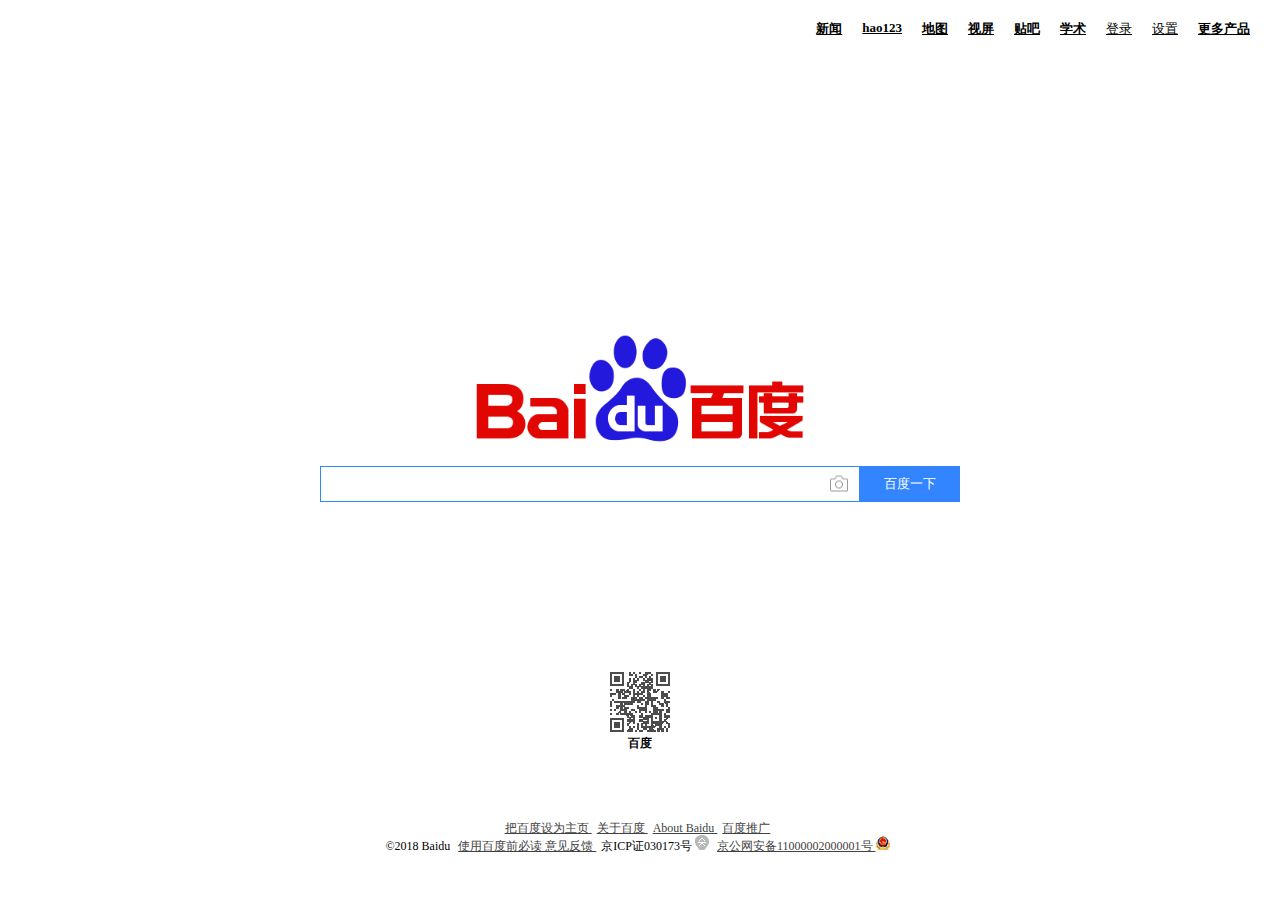
<file: baidu/index.html>
<html>
    <head>
        <meta charset="utf-8">
        <meta name="keywords" content="百度"> 
        <meta name="description" content="最大的搜索引擎"> 
        <title  >百度一下，你就知道</title>
        <link   rel="stylesheet"   href="css/index.css">
    </head>
    <body>
            <ul class="nav">
                <li ><a href=""> 新闻</a></li>
                <li > <a  href="">hao123</a></li>
                <li ><a  href=""> 地图</a></li>
                <li ><a  href=""> 视屏</a></li>
                <li ><a  href="">  贴吧</a></li>
                <li > <a  href=""> 学术</a></li>
                <li class="login"><a  href="">  登录</a></li>
                <li class="set"><a  href="">  设置</a></li>
                <li class="more" ><a  href=""> 更多产品</li> 
            </ul>
      

     <a href="#"  class="baidu-logo"  >
          <img src="images/bd_logo1.png" >
    </a> 
   <form  class="form-box" >
    <span></span> <input  type="text" class="shuru"><input value="百度一下" type="submit" class="tijiao">
   </form>

   <div class="two-d-code"><img src="images/zbios_efde696.png"><p><b>百度</b></p></div>
   <p> 
       <a href="">把百度设为主页  </a>
        <a href="">关于百度 </a>
        <a href=""> About  Baidu  </a>
      <a href="">  百度推广</a>
</p>
<p> 
        <span>©2018 Baidu  </span>
         <a href="" >使用百度前必读 意见反馈  </a>
         <span >京ICP证030173号 <i class="jc-ico1"></i>  </span>
       <a href="">  京公网安备11000002000001号 <i class="jc-ico2"></i> </a>
 </p>
    
</body>
</html>
</file>
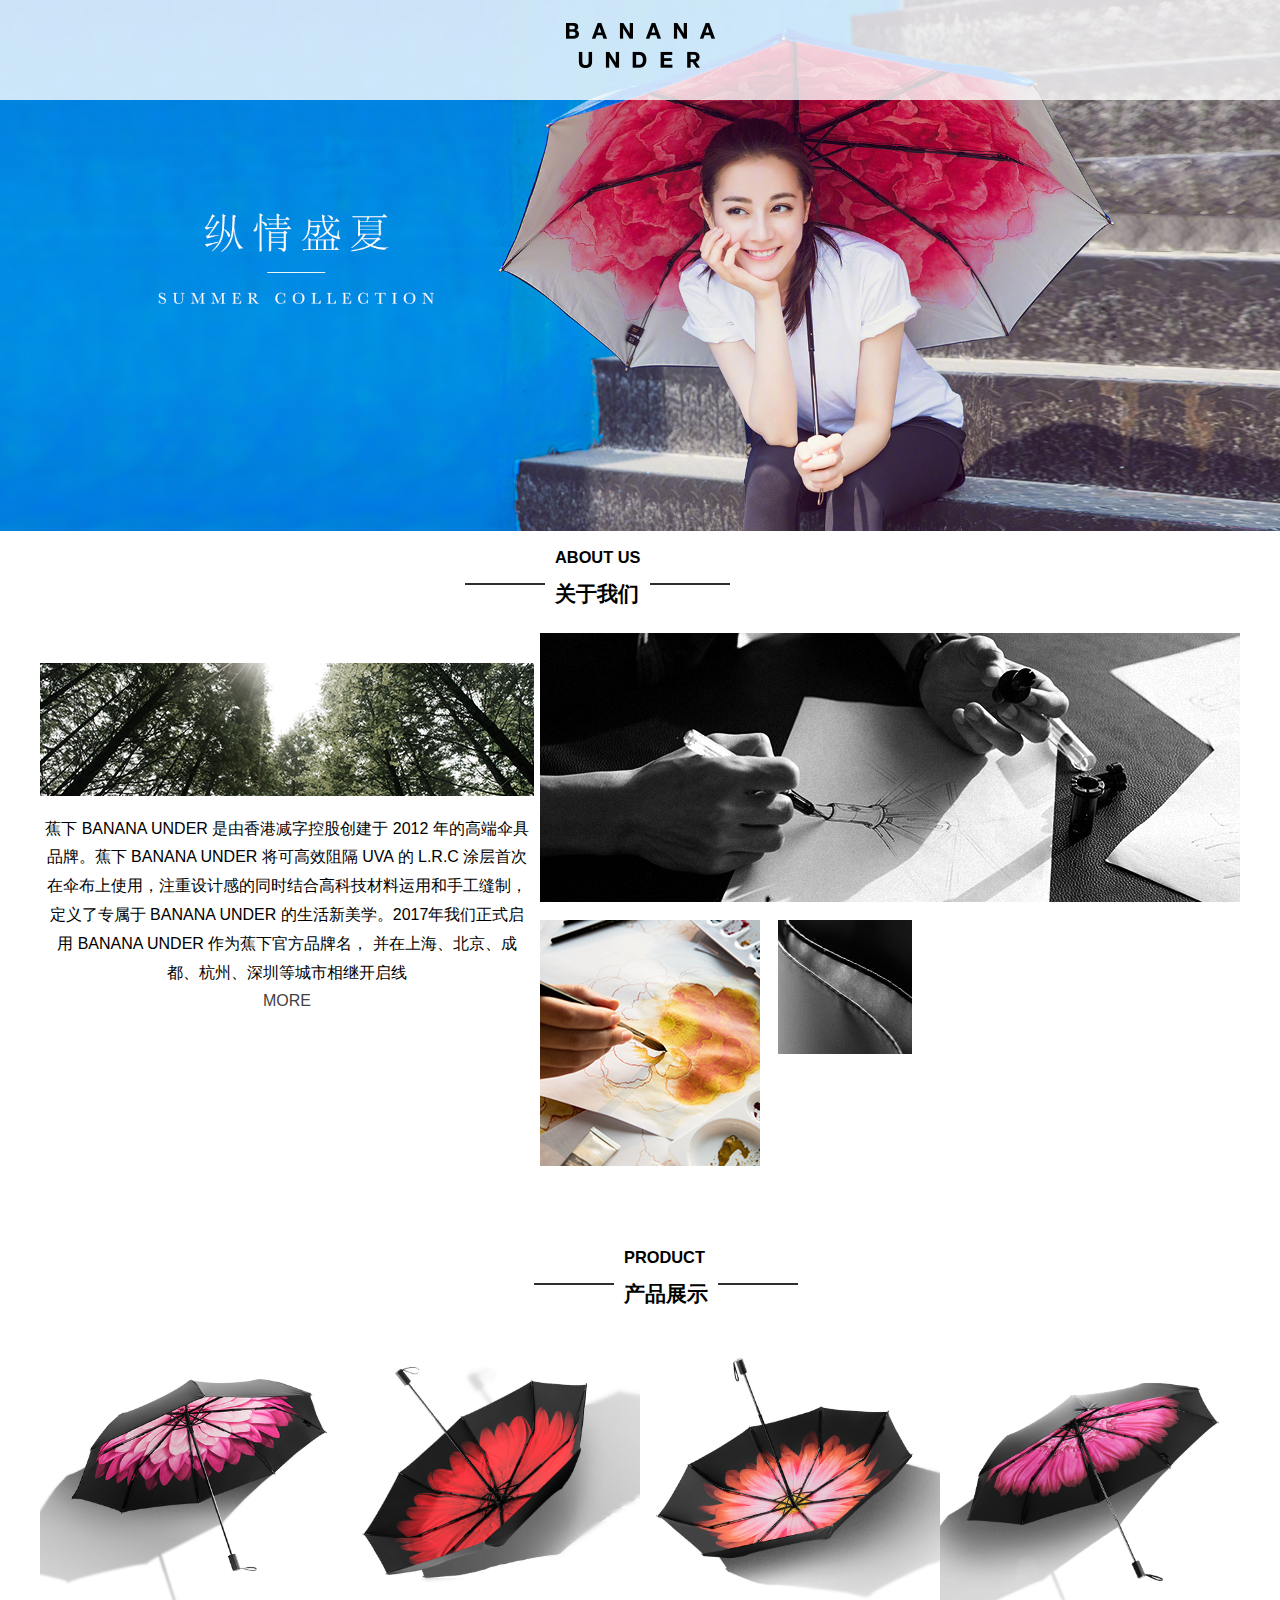
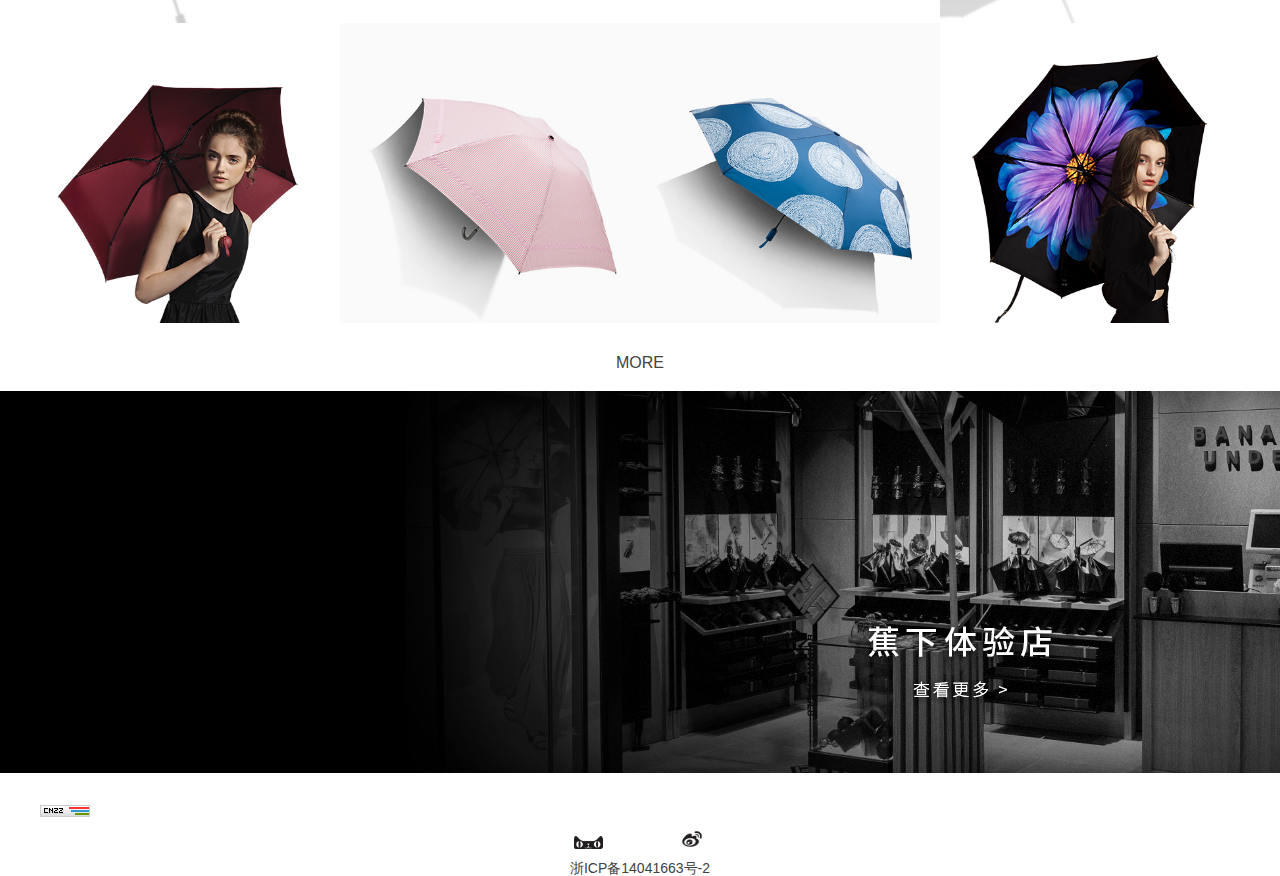
<file: www.bananaunder.com/index.html>
<!DOCTYPE HTML>
<head>
	<meta charset="utf-8">
	<meta name="keywords" content="雨伞，太阳伞" >
	<meta name="descripiton" content="雨伞，太阳伞，中国首家" >
	<title >蕉下-中国官方网站</title>
	<link   rel="stylesheet"   href="css/index.css">
	
</head>
<body>
     <!--header-->
	<header  >
			<div  class="container">
			<div class="header-menu">
				
			</div>
			<div class="header-logo">
			</div>
			</div>
		</header>
		<!--header END-->
	 <!--banner-->
	<div  class="banner ">
	    <a  alt="  ">  <img src="images/banner.jpg">
	         </a>
	</div>
	 <!--banner END-->
	

     <div class="aboutus container ">
		 	<div class="text-intr-title"> 
				 <div class="line-left"> </div>
				 <div class="text-item">
					 <h3>ABOUT US</h3>
					 <h2>关于我们</h2>
				 </div>
		  		<div class="line-right"> </div>
	        </div>
		    <div class="text-intr-img">  
			   <div class="text-intr-img-l"><a  ><img src="images/tree.jpg"></a></div>
			   <div class="text-intr-img-r" ><a  ><img src="images/tree1.png"></a></div>
			        <div class="text">
			        		<p> 蕉下 BANANA UNDER 是由香港减字控股创建于 
								2012 年的高端伞具品牌。蕉下 BANANA UNDER 将可高效阻隔 UVA 的 L.R.C 涂层首次在伞布上使用，注重设计感的同时结合高科技材料运用和手工缝制，定义了专属于 BANANA UNDER 的生活新美学。2017年我们正式启用 BANANA UNDER 作为蕉下官方品牌名，
								并在上海、北京、成都、杭州、深圳等城市相继开启线</p>
		                   <a href="#" ><span class="M-tips ">MORE</a></span>
			        <div>
		        </div>   
	        </div>
	  </div>

   
<div class="product  container ">
	 	<div class="text-intr-title"> 
			 <div class="line-left"> </div>
			 <div class="text-item">
				 <h3>PRODUCT</h3>
				 <h2>产品展示</h2>
			 </div>
	  		<div class="line-right"> </div>
        </div>

       <div class="pro-detail ">    
		<ul >
			<li class="item"> 
				<img src="images/1-1FQ11S05J47.jpg">
				<h3>black-蓝朵</h3>
				<div class="item-bg "><h3>black-蓝朵</h3></div>
			</li>
			<li class="item"> 
					<div><img src="images/1-1FQ11STL20.jpg"></div>
					<h3>black-蓝朵</h3>
			</li>
				<li class="item"> 
						<div><img src="images/1-1FQ11T9535W.jpg"></div>
						<h3>black-蓝朵</h3>
			</li>
		    <li class="item"> 
					<div><img src="images/1-1FQ11THb30.jpg"></div>
					<h3>black-蓝朵</h3>
			</li>
			<li class="item"> 
					<div><img src="images/1-1F4121A62D47.jpg"></div>
					<h3>black-蓝朵</h3>
				</li>
				<li class="item"> 
						<div><img src="images/1-1F4121A524D3.jpg"></div>
						<h3>black-蓝朵</h3>
				</li>
					<li class="item"> 
							<div><img src="images/1-1F4121AG5631.jpg"></div>
							<h3>black-蓝朵</h3>
				</li>
				<li class="item"> 
						<div><img src="images/1-1F412164953954.jpg"></div>
						<h3>black-蓝朵</h3>
				</li>
		</ul>
       <div class="more-btn"><a>MORE</a>
	   </div>

	  </div>
	  </div>
	</div>

	<footer>
		<a href=""><img src="images/black.jpg"></a>
		 <div class="container">
			<span class="zhanzhang"><a  href=""> <img src="images/pic.gif" ></a> </span>
			<p class="ico">
				<a   href=""><img src="images/1.png" width="100"></a> 
				<a  href=""><img src="images/3.png"  width="100"></a> 
			</p>
			<p><a href="">浙ICP备14041663号-2</a></p>
		</div>
	
	</footer>
</body>
</html>
</file>
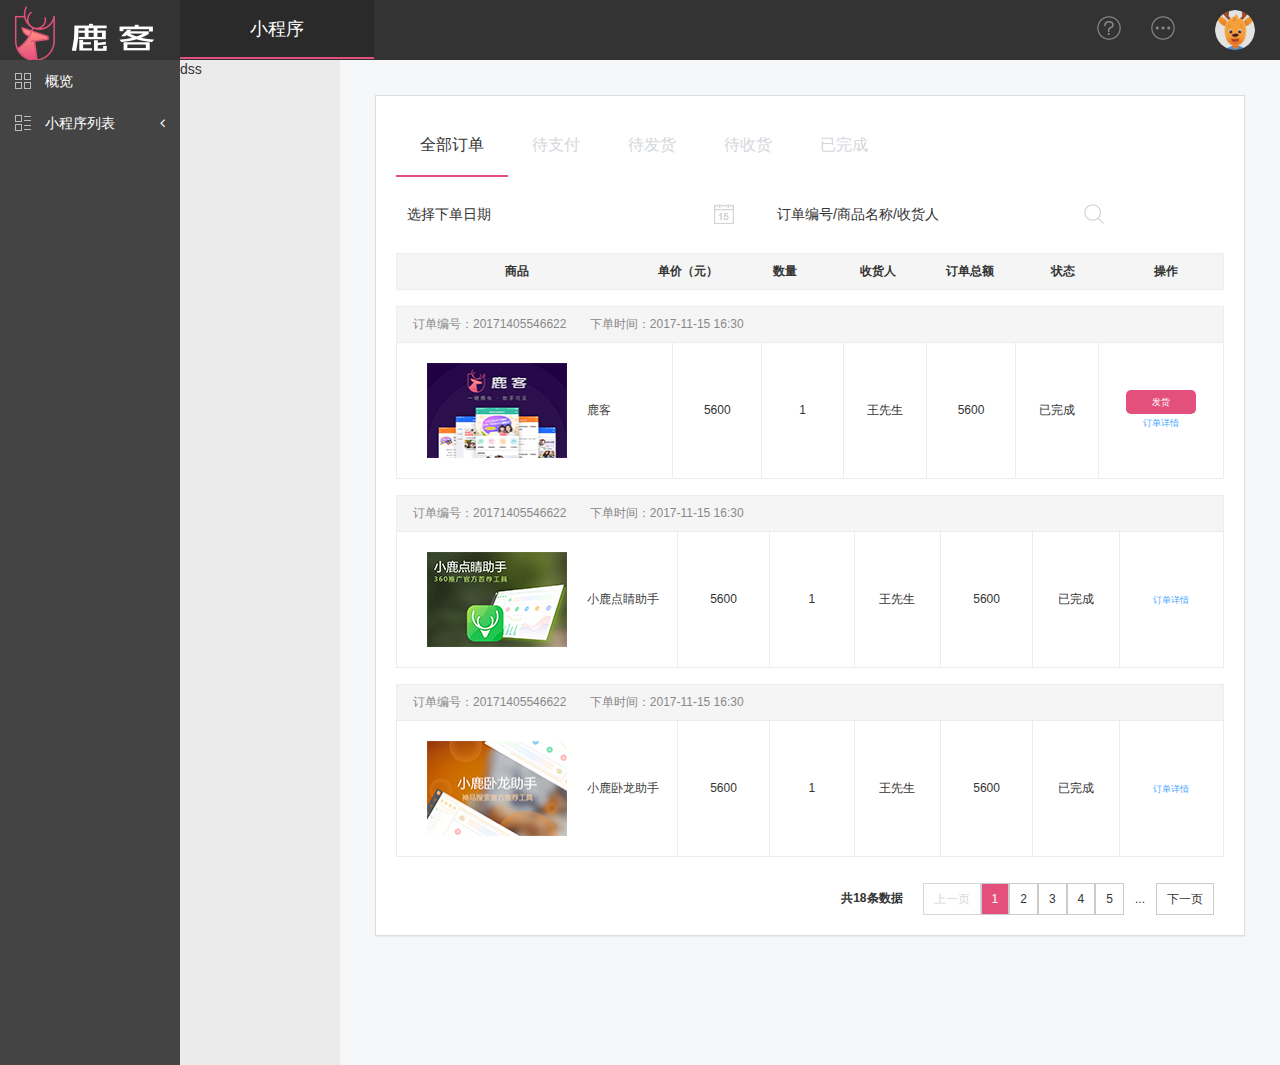
<file: look/产品管理 - 全部订单.html>
<!DOCTYPE html>
<html lang="en">
<head>
    <meta charset="UTF-8">
    <meta name="viewport" content="width=device-width, initial-scale=1.0">
    <meta http-equiv="X-UA-Compatible" content="ie=edge">
    <title>鹿客微信小程序</title>
    <link href="plugins/font-awesome/css/font-awesome.min.css" rel="stylesheet">
    <link href="plugins/bootstrap/css/bootstrap.min.css" rel="stylesheet">
    <link href="css/main.css?v=1.01.171218" rel="stylesheet">
  
</head>
<body>
    <div class="wrapper has-submenu">
        <header class="main-header"> 
            <!-- Logo --> 
            <div class="page-brand">
                <a class="logo" href="/">
                    <img src="images/logo.png" alt="鹿客">
                </a>
            </div>
            <!-- nav-->
            <div class="pull-left">
                <ul class=" nav-xl">
                    <li class="selected"><a href="#">小程序</a></li>
                </ul>
            </div>
            
            <div class="navbar-custom-menu pull-right">
                <ul class="nav navbar-nav">
                    <!-- Messages: style can be found in dropdown.less-->
                    <li class=""> 
                        <a href="#" class="">
                            <em class="icon24 icon24-header-help"></em>
                        </a>
                    </li>
                    <!-- Messages: style can be found in dropdown.less-->
                    <li class=""> 
                        <a href="#" class="">
                            <em class="icon24 icon24-header-message"></em>
                        </a>
                    </li>
                    <!-- User Account: style can be found in dropdown.less -->
                    <li class="dropdown dropdown-user">
                        <a href="#" class="dropdown-toggle" data-toggle="dropdown">
                            <img src="images/avator.png" class="user-image" alt="User Image">
                        </a>
                        <ul class="dropdown-menu dropdown-menu-right">
                            <li><a href="profile.html"><i class="ti-user"></i>Profile</a></li>
                            <li><a href="profile.html"><i class="ti-settings"></i>Settings</a></li>
                            <li><a href="javascript:;"><i class="ti-support"></i>Support</a></li>
                            <li class="divider"></li>
                            <li><a href="login.html"><i class="fa fa-power-off"></i>Logout</a></li>
                        </ul>
                    </li>
                </ul>
            </div>
        </header>



        <aside class="main-sidebar"> 
            <!-- sidebar: style can be found in sidebar.less -->
            <section class="sidebar">
                <ul class="nav side-menu ">
                    <li><a href="#"><i class="sidebar-item-icon sidebar-item-icon-dashboard"></i><span class="nav-label">概览</span></a></li>
                    <li>
                        <a href="javascript:;">
                            <i class="sidebar-item-icon sidebar-item-icon-list"></i>
                            <span class="nav-label">小程序列表</span>
                            <i class="fa fa-angle-left arrow"></i>
                        </a>
                        <ul class="nav nav-2-level collapse" aria-expanded="false">
                            <li><a href="#">Products board</a></li>
                            <li><a href="#">Products list</a></li>
                            <li><a href="#">Product edit</a></li>
                        </ul>
                    </li>

                </ul>
            </section>
        </aside>
        
        <aside class="sub-side">
            dss
        </aside>


        <div class="content-wrapper">
            <section class="page-content">
                <div class="panel panel-default">
                    <div class="panel-body">
                        <!-- 内容开始 -->
                        
                        <div class="table-orders">
                                <ul>
                                        <li  class="action">全部订单  </li>  
                                        <li  class="no-action">待支付  </li>
                                        <li class="no-action"> 待发货 </li>
                                        <li class="no-action"> 待收货  </li>
                                        <li class="no-action"> 已完成  </li>
                                </ul>
                                <div  class="search">
                                    <div> <input class="seach-d" type="text" value="选择下单日期"><img class="diary-ico"   src="images/diary.png"> </div>
                                    <div> <input type="text" value="订单编号/商品名称/收货人"><img class="search-ico" src="images/2.png"> </div>
                                </div>
                                <table  class="udo-t">     
                                   <thead>
                                      <tr>
                                         <th class="udo-prdname " style="text-align:center;">商品</th>
                                         <th class="udo-price  "  >单价（元）</th>
                                           <th  class="udo-count ">数量</th>
                                          <th  class="udo-user  ">收货人</th>
                                          <th class="udo-total  ">订单总额</th>
                                           <th class="udo-status  ">状态</th>
                                         <th  class="udo-operation  ">操作</th>
                                      </tr>
                                   </thead>
                                </table>
                                <table class="udo-des" >
                                     <thead>
                                           <tr><td  colspan="7"> 订单编号：<span>20171405546622</span>
                                             <span>下单时间：2017-11-15 16:30</span></td> </tr>                                    
                                      </thead>
                                     <tbody  >
                                        <tr>
                                            <td class="udo-prdname"><a href="#" ><div  ><img src="images/pro-luke.jpg" alt="鹿客"><span>鹿客</span></div></a></td>
                                            <td class="udo-price">5600</td>
                                            <td class="udo-count">1 </td>
                                            <td class="udo-user">王先生</td>
                                            <td class="udo-total">5600</td>
                                            <td class="udo-status">已完成</td>
                                            <td class="udo-operation"><p>发货<span></span></p><a href="#"><span>订单详情</span></a></td>
                                       </tr>
                                        </tbody>
                                 </table>
                                 <table class="udo-des" >
                                        <thead>
                                               <tr><td colspan="7"><span>订单编号：20171405546622</span>
                                                   <span>下单时间：2017-11-15 16:30</span></td> </tr>                                      
                                         </thead>
                                          <tbody  >
                                           <tr>
                                                <td class="udo-prdname" ><a href="#" ><div  ><img src="images/pro-dianjing.jpg" alt="小鹿点睛助手"><span>小鹿点睛助手</span></div></a></td>
                                                <td class="udo-price">5600</td>
                                                <td class="udo-count">1</td>
                                                <td class="udo-user">王先生</td>
                                                <td class="udo-total">5600</td>
                                                <td class="udo-status">已完成</td>
                                                <td class="udo-operation"><a href="#">订单详情</a></td>
                                           </tr>
                                           </tbody>
                                    </table>
                        
                        
                    
                                        <table class="udo-des" >
                                               <thead>
                                                      <tr><td colspan="7">订单编号：<span>20171405546622</span>
                                                          <span>下单时间：2017-11-15 16:30</span></td> </tr>                                      
                                                </thead>
                                                 <tbody  >
                                                    <tr>
                                                        <td class="udo-prdname"><a href="#" ><div  ><img src="images/pro-wolong.jpg" alt="小鹿卧龙助手"><span>小鹿卧龙助手</span></div></a></td>
                                                        <td class="udo-price">5600</td>
                                                        <td class="udo-count">1</td>
                                                        <td class="udo-user">王先生</td>
                                                        <td class="udo-total">5600</td>
                                                        <td class="udo-status">已完成</td>
                                                        <td class="udo-operation"><a href="#">订单详情</a></td>
                                                   </tr>
                                                  </tbody>
                                           </table>

                                           <div class="page-num">
                                               <div class="page-total "><span>共18条数据</span></div>
                                               <ul>
                                                   <li class="page-previous">上一页 </li>
                                                   <li class="page-item active">1</li>
                                                   <li class="page-item">2 </li>
                                                   <li class="page-item">3 </li>
                                                   <li class="page-item">4</li>
                                                   <li class="page-item">5 </li>
                                                   <li class="page-more">... </li>
                                                   <li class="page-next">下一页</li>
                                            </ul>
                                           </div>















                        
                        <!-- 内容结束 -->
                    </div>
                </div>

            </section>
        </div>



    </div>





<script src="plugins/jquery/jquery-1.12.4.min.js"></script>
<script src="plugins/bootstrap/js/bootstrap.min.js"></script>
<script src="plugins/bootstrap/js/bootstrap-hover-dropdown.min.js"></script>
<script src="plugins/layer/layer.js"></script>
<script src="js/core.js"></script>



</body>
</html>
</file>
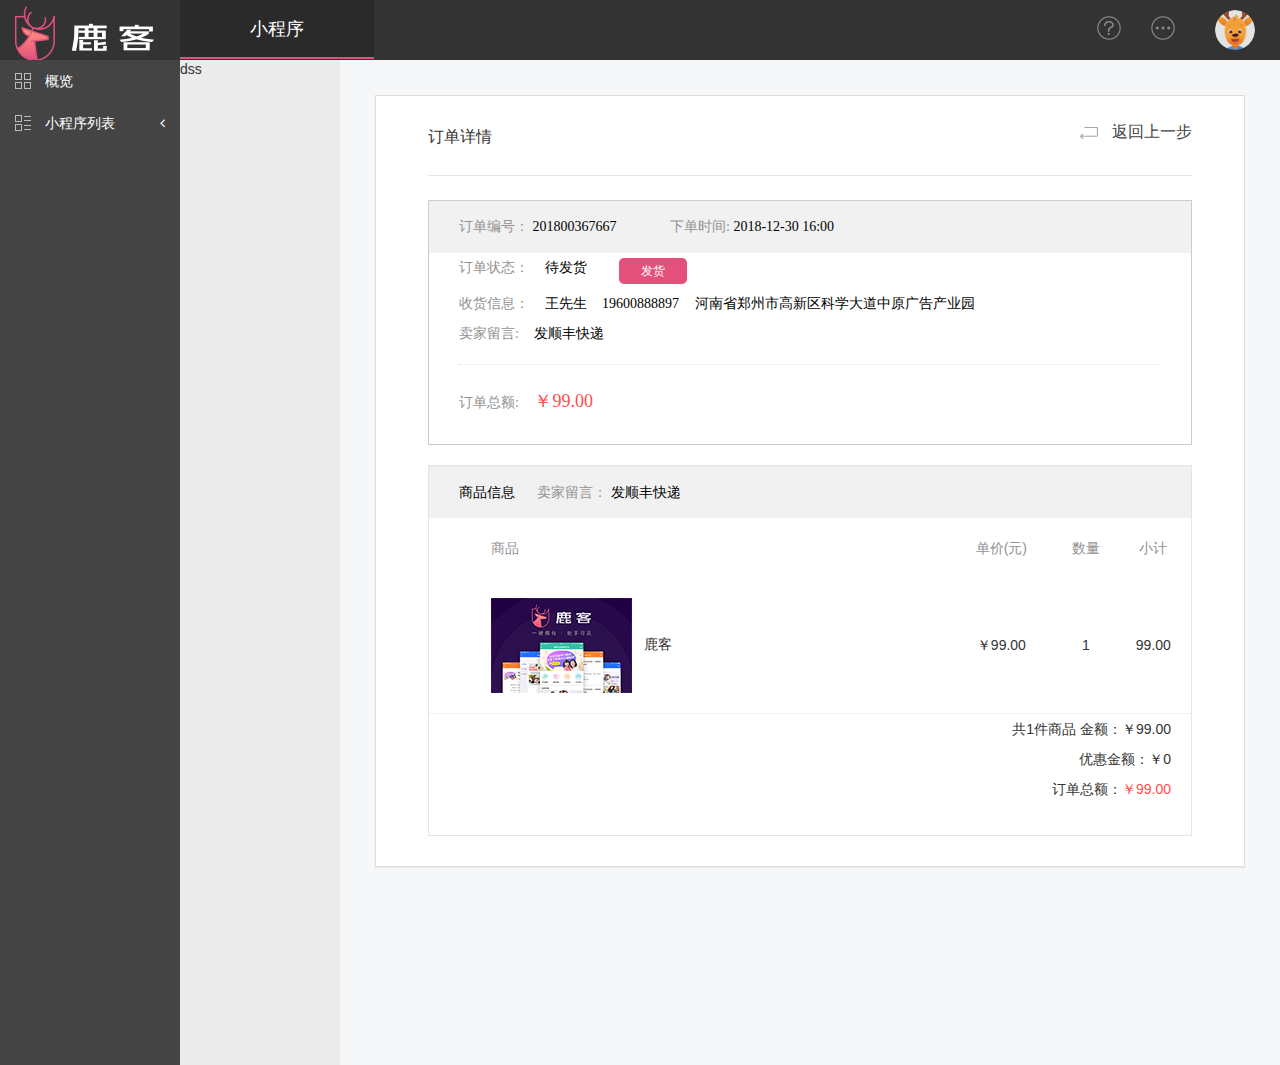
<file: look/产品管理 - 订单详情.html>
<!DOCTYPE html>
<html lang="en">
<head>
    <meta charset="UTF-8">
    <meta name="viewport" content="width=device-width, initial-scale=1.0">
    <meta http-equiv="X-UA-Compatible" content="ie=edge">
    <title>鹿客微信小程序</title>
    <link href="plugins/font-awesome/css/font-awesome.min.css" rel="stylesheet">
    <link href="plugins/bootstrap/css/bootstrap.min.css" rel="stylesheet">
    <link href="css/main.css?v=1.01.171218" rel="stylesheet">
</head>
<body>
    <div class="wrapper has-submenu">
        <header class="main-header"> 
            <!-- Logo --> 
            <div class="page-brand">
                <a class="logo" href="/">
                    <img src="images/logo.png" alt="鹿客">
                </a>
            </div>
            <!-- nav-->
            <div class="pull-left">
                <ul class=" nav-xl">
                    <li class="selected"><a href="#">小程序</a></li>
                </ul>
            </div>
            
            <div class="navbar-custom-menu pull-right">
                <ul class="nav navbar-nav">
                    <!-- Messages: style can be found in dropdown.less-->
                    <li class=""> 
                        <a href="#" class="">
                            <em class="icon24 icon24-header-help"></em>
                        </a>
                    </li>
                    <!-- Messages: style can be found in dropdown.less-->
                    <li class=""> 
                        <a href="#" class="">
                            <em class="icon24 icon24-header-message"></em>
                        </a>
                    </li>
                    <!-- User Account: style can be found in dropdown.less -->
                    <li class="dropdown dropdown-user">
                        <a href="#" class="dropdown-toggle" data-toggle="dropdown">
                            <img src="images/avator.png" class="user-image" alt="User Image">
                        </a>
                        <ul class="dropdown-menu dropdown-menu-right">
                            <li><a href="profile.html"><i class="ti-user"></i>Profile</a></li>
                            <li><a href="profile.html"><i class="ti-settings"></i>Settings</a></li>
                            <li><a href="javascript:;"><i class="ti-support"></i>Support</a></li>
                            <li class="divider"></li>
                            <li><a href="login.html"><i class="fa fa-power-off"></i>Logout</a></li>
                        </ul>
                    </li>
                </ul>
            </div>
        </header>



        <aside class="main-sidebar"> 
            <!-- sidebar: style can be found in sidebar.less -->
            <section class="sidebar">
                <ul class="nav side-menu ">
                    <li><a href="#"><i class="sidebar-item-icon sidebar-item-icon-dashboard"></i><span class="nav-label">概览</span></a></li>
                    <li>
                        <a href="javascript:;">
                            <i class="sidebar-item-icon sidebar-item-icon-list"></i>
                            <span class="nav-label">小程序列表</span>
                            <i class="fa fa-angle-left arrow"></i>
                        </a>
                        <ul class="nav nav-2-level collapse" aria-expanded="false">
                            <li><a href="#">Products board</a></li>
                            <li><a href="#">Products list</a></li>
                            <li><a href="#">Product edit</a></li>
                        </ul>
                    </li>

                </ul>
            </section>
        </aside>
        
        <aside class="sub-side">
            dss
        </aside>


        <div class="content-wrapper">
            <section class="page-content">
                <div class="panel panel-default">
                    <div class="panel-body">
                        <!-- 内容开始 -->
                        <div class="order-box">
                            <div class="order-title">
                                <span>订单详情</span>
                                <div class="back">
                                   <a href="#">
                                     <img src="images/back.png" >
                                     <span>返回上一步 
                                     </span>
                                 </a>
                                </div>
                            </div>
  
                          <dl class="order-detail">
                            <dt> <span class="font-gray">订单编号：</span>
                                <span class="font-black">201800367667</span>
                                <span class="space font-gray">下单时间:</span>
                                <span  class="font-black"> 2018-12-30 16:00</span>
                            </dt>
                            <dd> 
                                <div class="order-status"><span class="font-gray">订单状态：</span>
                                <span class="font-black">待发货</span></div>
                                <div class="btn-sent"> 发货</div>
                            </dd> 
                            <dd>     
                                 <span class="font-gray">收货信息：</span>
                                 <span class="font-black">王先生</span>
                                 <span class="font-black">19600888897</span>
                                 <span class="font-black">河南省郑州市高新区科学大道中原广告产业园</span>
                            </dd> 
                            <dd>          
                                 <span class="font-gray">卖家留言:</span>
                                 <span class="font-black">发顺丰快递</span>
                             
                            </dd> 
                            <dd > 
                                 <div class="order-total" >
                                 <span class="font-gray">订单总额:</span>
                                 <span class="font-orange">￥99.00</span></div>
                             
                            </dd>  
                        </dl>
                        <table class="goods-detail">
                                <thead><tr><td colspan="4"> 
                                   <span class="font-black">商品信息
                                   <span class="space font-gray">卖家留言：</span> <span  class="font-balck">发顺丰快递</span>
                                </td></tr>
                                </thead>
                                <tbody>
                                    <tr>
                                        <td class="goods-name font-gray">商品 </td>
                                        <td class="goods-price font-gray">单价(元) </td> 
                                        <td class="goods-count font-gray">数量 </td>
                                        <td class="goods-total font-gray">小计 </td>
                                    </tr>
                                    <tr>
                                            <td class="goods-name"><div><img src="images/pro-luke.jpg"> &nbsp;&nbsp;<span>鹿客</span></div></td>
                                            <td class="goods-price">￥99.00 </td> 
                                            <td class="goods-count">1 </td>
                                            <td class="goods-total">99.00 </td>
                                    </tr>
                                    <!-- <tr>
                                            <td class="goods-name"><div><img src="images/pro-luke.jpg"> &nbsp;&nbsp;<span>鹿客</span></div></td>
                                            <td class="goods-price">￥99.00 </td> 
                                            <td class="goods-count">1 </td>
                                            <td class="goods-total">99.00 </td>
                                    </tr> -->
                                 </tbody>
                                <tfoot>
                                    <tr> <td colspan="4"> 
                                        <div  >
                                            <p >共1件商品  金额：￥99.00</p>
                                            <p >优惠金额：￥0</p>
                                            <p >订单总额：<span >￥99.00</span></p>
                                        </div>
                                    </td></tr>
                                </tfoot>
     
                            </table>
                            
                        </div>















                        
                        <!-- 内容结束 -->
                    </div>
                </div>

            </section>
        </div>



    </div>





<script src="plugins/jquery/jquery-1.12.4.min.js"></script>
<script src="plugins/bootstrap/js/bootstrap.min.js"></script>
<script src="plugins/bootstrap/js/bootstrap-hover-dropdown.min.js"></script>
<script src="plugins/layer/layer.js"></script>
<script src="js/core.js"></script>



</body>
</html>
</file>
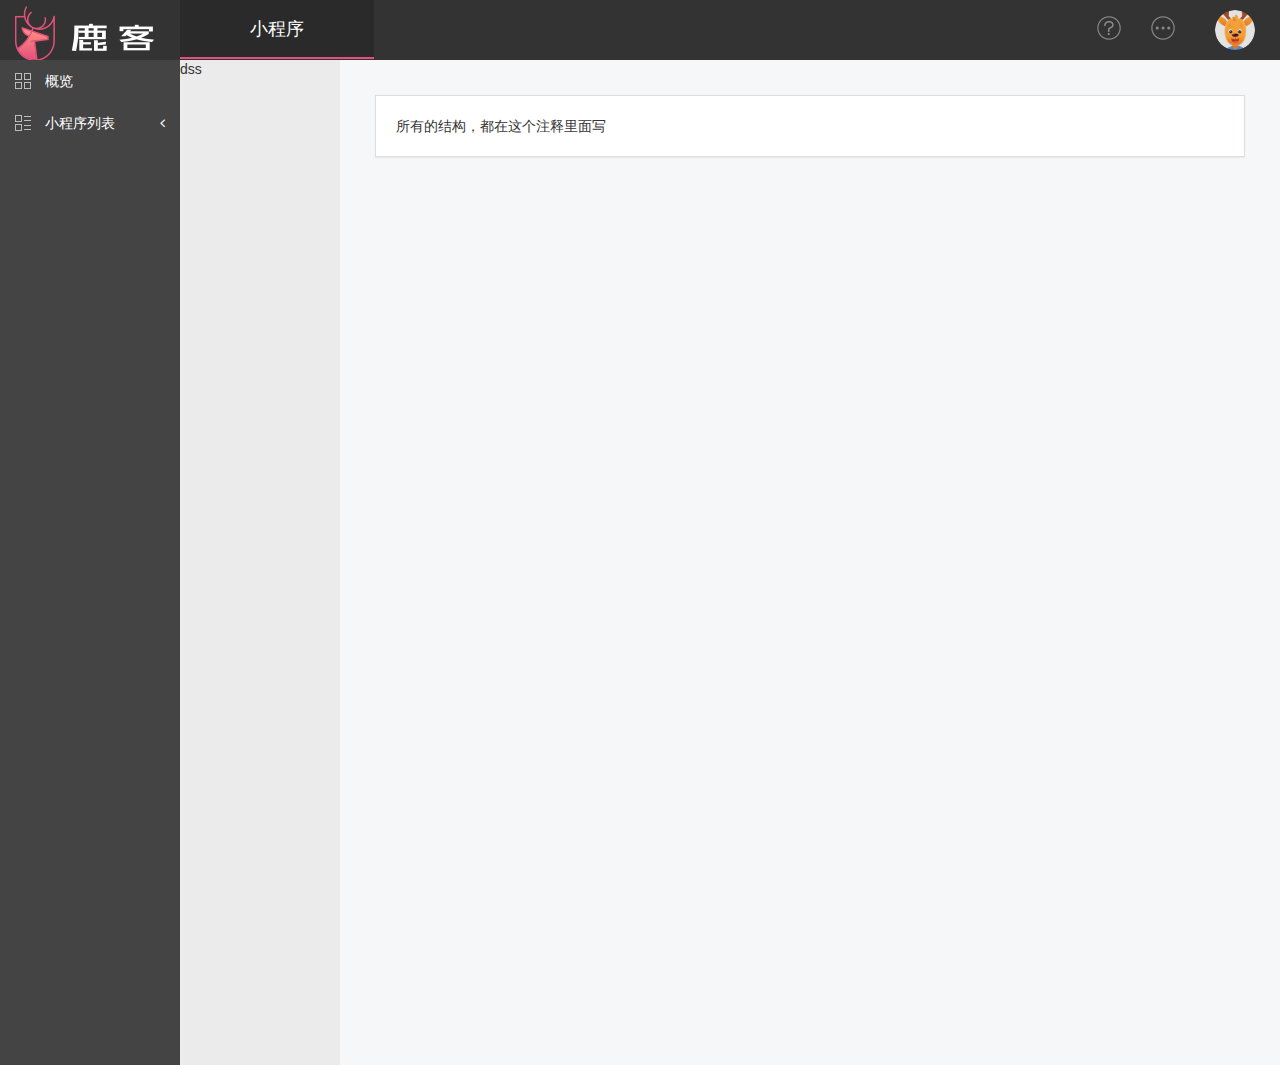
<file: look/产品管理.html>
<!DOCTYPE html>
<html lang="en">
<head>
    <meta charset="UTF-8">
    <meta name="viewport" content="width=device-width, initial-scale=1.0">
    <meta http-equiv="X-UA-Compatible" content="ie=edge">
    <title>鹿客微信小程序</title>
    <link href="plugins/font-awesome/css/font-awesome.min.css" rel="stylesheet">
    <link href="plugins/bootstrap/css/bootstrap.min.css" rel="stylesheet">
    <link href="css/main.css?v=1.01.171218" rel="stylesheet">
</head>
<body>
    <div class="wrapper has-submenu">
        <header class="main-header"> 
            <!-- Logo --> 
            <div class="page-brand">
                <a class="logo" href="/">
                    <img src="images/logo.png" alt="鹿客">
                </a>
            </div>
            <!-- nav-->
            <div class="pull-left">
                <ul class=" nav-xl">
                    <li class="selected"><a href="#">小程序</a></li>
                </ul>
            </div>
            
            <div class="navbar-custom-menu pull-right">
                <ul class="nav navbar-nav">
                    <!-- Messages: style can be found in dropdown.less-->
                    <li class=""> 
                        <a href="#" class="">
                            <em class="icon24 icon24-header-help"></em>
                        </a>
                    </li>
                    <!-- Messages: style can be found in dropdown.less-->
                    <li class=""> 
                        <a href="#" class="">
                            <em class="icon24 icon24-header-message"></em>
                        </a>
                    </li>
                    <!-- User Account: style can be found in dropdown.less -->
                    <li class="dropdown dropdown-user">
                        <a href="#" class="dropdown-toggle" data-toggle="dropdown">
                            <img src="images/avator.png" class="user-image" alt="User Image">
                        </a>
                        <ul class="dropdown-menu dropdown-menu-right">
                            <li><a href="profile.html"><i class="ti-user"></i>Profile</a></li>
                            <li><a href="profile.html"><i class="ti-settings"></i>Settings</a></li>
                            <li><a href="javascript:;"><i class="ti-support"></i>Support</a></li>
                            <li class="divider"></li>
                            <li><a href="login.html"><i class="fa fa-power-off"></i>Logout</a></li>
                        </ul>
                    </li>
                </ul>
            </div>
        </header>



        <aside class="main-sidebar"> 
            <!-- sidebar: style can be found in sidebar.less -->
            <section class="sidebar">
                <ul class="nav side-menu ">
                    <li><a href="#"><i class="sidebar-item-icon sidebar-item-icon-dashboard"></i><span class="nav-label">概览</span></a></li>
                    <li>
                        <a href="javascript:;">
                            <i class="sidebar-item-icon sidebar-item-icon-list"></i>
                            <span class="nav-label">小程序列表</span>
                            <i class="fa fa-angle-left arrow"></i>
                        </a>
                        <ul class="nav nav-2-level collapse" aria-expanded="false">
                            <li><a href="#">Products board</a></li>
                            <li><a href="#">Products list</a></li>
                            <li><a href="#">Product edit</a></li>
                        </ul>
                    </li>

                </ul>
            </section>
        </aside>
        
        <aside class="sub-side">
            dss
        </aside>


        <div class="content-wrapper">
            <section class="page-content">
                <div class="panel panel-default">
                    <div class="panel-body">
                        <!-- 内容开始 -->
                        所有的结构，都在这个注释里面写 















                        
                        <!-- 内容结束 -->
                    </div>
                </div>

            </section>
        </div>



    </div>





<script src="plugins/jquery/jquery-1.12.4.min.js"></script>
<script src="plugins/bootstrap/js/bootstrap.min.js"></script>
<script src="plugins/bootstrap/js/bootstrap-hover-dropdown.min.js"></script>
<script src="plugins/layer/layer.js"></script>
<script src="js/core.js"></script>



</body>
</html>
</file>
<file: baidu/css/index.css>
body,nav,div,p,span,a,li,ul,img,input{
    padding:0px;
    margin:0px;  
    /* box-sizing:border-box; */
}
ul,ol,li{   
    list-style:none;    
}
.img{
    border:0px;

}


.nav {
    position: absolute;
    top:10px;
    right:10px;
    display: block;
    float:right;  
    margin-top:10px;
  
}

.nav  li{
    float:left;
    margin-right:20px;
    font-weight: bold;
    font-size:13px;
}

.nav li a{
    
    color:#000;
   
    text-decoration:underline;
}
.nav  li a:hover{
  
    color:rgb(13, 0, 197);
  
    text-decoration:underline;
}
.nav  .login,
.nav .set{
    float:left;
    margin-right:20px;
    font-weight: normal;
    font-size:13px;
}
.baidu-logo{
    display: block;
    width:420px;
    height:auto;
    margin:0 auto;
    margin-top:260px;
  
}.baidu-logo img{
    width:420px;
}
.form-box {
    margin:5px  auto;
    width:640px;
    position: relative;
} 
form .shuru{
    
    width:540px;
    height:36px;
    border:none;
    padding:8px;
    /* background-color: transparent; */
    border:1px solid #3385FF;
}


form .tijiao{
    border:none;
    width:100px;
    height:36px;
    line-height:36px; 
   
    background-color:#3385FF;
    color:#fff;
   
    
}
.form-box span{
  
   position: absolute;
    display: block;
   top:8px;
   left: 510px;
    width:18px;
    height:19px; 
    background-position: 0px 1.5px;
    background-image: url(../images/camera_new_5606e8f.png);
}
.form-box span:hover{
    background-position: 0px -18px;
    background-image: url(../images/camera_new_5606e8f.png);
    
}

.two-d-code{
    margin:0 auto;
   margin-top:170px;
   margin-bottom:90px;
    width:60px;
    height:60px;
    
    text-align: center;
    font-size:12px;
  
}
.two-d-code p {
 margin-top:5px;
}

p{
    height:12px;
    font-size:12px;
    line-height: 12px;
    text-align: center;
}
p a{
    margin-right:5px;
    color:#424242;
    
}
p span{
    margin-right:5px;   
}
.jc-ico1{
    display: inline-block;
   
    width:14px;
    height:16px;
    background-image: url(../images/icons_5859e57.png);
    background-position:-600px  -95px; 
}
.jc-ico2{
    top:1px;
    display: inline-block;
    width:14px;
    height:16px;
    background-image: url(../images/icons_5859e57.png);
    background-position:-623px  -95px; 
}
</file>
<file: www.bananaunder.com/css/index.css>
body,div,form,ul,ol,p,a,span ,img{
	padding:0;
	margin:0px;
}

body, button, input, select, textarea{
font: 12px/1 Tahoma, Helvetica, Arial, "微软雅黑", sans-serif;
font-size: 12px;


}

body {
    background: #f2f2f2;
    font-size: 14px;
    background-color:#fff;
}
span{
	display: block;
}
a {
    outline: none;
    text-decoration: none;
     color:#424242;
}

ol,ul,li{
  list-style: none;
  
}

.clearfix{
  clear:both;

}
.container{
	position:relative;
	margin:0 auto;
	 width:1200px; 
	 /* ??？可以设置百分比，让内容居中吗 */ 
    }




header{
	position: fixed !important;
	width:100%;
	height:100px;
	background-color:rgba(255,255,255,0.8);

	z-index: 1001;
}

.header-menu{
	position: relative;
	left:30px;
	top:20px;
	width:30px;
	height:30px;
	
}
.header-logo{
	position: relative;
	margin:0 auto;
	top:-20px;
	width:260px;
	height:70px;
	background-image: url(../images/header-logo.png);
}
/*header end*/
.banner{
	position: relative;
	margin:0 auto;	
}
.banner img{
width: 100%;
height: auto !important;
	
}

.aboutus{
    margin:0 auto;
    
	
}
.aboutus:after{
	clear:both;
	content:"";
	display: block;
	
	}
.text-intr-title{
  margin:0 auto;
  width:350px;
  height:90px;
  
}
.text-intr-title .line-left{
	float:left;
	
	margin-top:50px;
	top:40px;
    width:80px;
    height: 2px;
    background-color: #2f2d2d;
  
}
 .text-intr-title .line-right{
	float:left;
	margin-top:50px;
 	width:80px;
 	height: 2px;
 	background-color: #2f2d2d;
 	
}
.text-intr-title .text-item{
	float:left;
	margin-right:10px;
	margin-left:10px;
	

}

.aboutus .text-intr-img{
	width:1200px;
	height:600px;
	margin-top: 10px

}
 .text-intr-img .text-intr-img-l{
    float:left;
    width:494px;
    height:150px;
    margin-top:30px;
}
.text-intr-img .text-intr-img-r{
   float:right;
   width:700px;
    height: 590px;
}
.text-intr-img .text{
	margin:2px;
	float:left;
	width:490px;
    height:500px;
    text-align: center;
    font-size: 16px; 
    line-height: 28.8px;

}

.M-tips :hover{
  color:#fff;
}
.product {
position: relative;

}

.product ul {
	width:1200px;
	overflow:hidden;
	margin-bottom: 20px;
	}
.product .pro-detail .item{
	width:300px;
	height:300px;
	float:left;
	overflow:hidden;
	
}
.product .pro-detail .item img{
	width:300px;
	height:300px;
	float:left;

}
.product .pro-detail .item:hover{
	width:300px;
	height:300px;
	float:left;

}
.product .pro-detail .item img:hover{
	-webkit-transform: scale(1.2);
	-webkit-transition: 1s;
	-moz-transform: scale(1.2);
	-moz-transition: 0.3s;
	/* transition: all 0.3s ease-out 0s; 原来网站代码 */
  }
  .product .pro-detail .item img:hover h3{
	line-height: 300px;
	font-size:24px;
	color:red;
	margin:0 auto;
  }
  /* .product .pro-detail .item-bg{
	  position: absolute;
	  
	display:none; 
	width:300px;
	height:300px;
	background-color:rgba(5,5,5,0.5);
	float:left;
	overflow:hidden;
	z-index: 11;	
} */
/* .product .pro-detail .item-bg h3{
 vertical-align: center; ??无效属性
line-height: 300px;
font-size:24px;
color:red;
margin:0 auto;
	
} */

.product .more-btn{
	color:#000;
	margin:0 auto;
	padding:12px 36px;
    width:100px; 
	text-align: center;
	font-size:16px;
   
}

.product .more-btn:hover{
 color:#fff;
 background-color: #242424;

}
footer{
	width:100%;

	margin-top:8px;
}
foot >img{
	width:100%;
	height:auto;
}
footer .container{
	text-align: center;
	position: relative;
	margin-top:30px;
}
footer .container  p{
text-align: center;
}
footer .container  .zhanzhang{
text-align: left;


}


footer .container p a:hover{
 color:#fff;
}
</file>
<file: look/css/main.css>
/*
 * @Author: ylq 
 * @Date: 2017-12-18 15:39:17 
 * @Desc: 鹿客主内容 
 */

@charset "utf-8";
/*=====================================
  body-ylq
  =====================================*/

html{height:auto;min-height: 100%;}
body{font-family:Microsoft YaHei,"\5FAE\8F6F\96C5\9ED1",simsun,Helvetica,'hiragino sans gb';font-size:14px;color:#333;overflow-x: hidden;overflow-y:auto;background:#f6f7f8;}
a,
a:hover{text-decoration:none; color:#424242;}

/*=====================================
  layout-ylq
  =====================================*/
.wrapper {width: 100%;min-height: 100%;position: relative;overflow: hidden;}
.wrapper:before, .wrapper:after {content: " ";display: table}
.wrapper:after {clear: both}
.main-header {position: relative;height:60px;z-index: 1030;background:#333;}
.main-sidebar {width:180px;min-height: 100%;position: absolute;top: 0px;padding-top:60px;z-index: 1001;transition: all 0.2s ease-in-out;    background-color:#444;}
.content-wrapper {position: relative;margin-left:180px;min-height:1000px;padding:0px 35px 60px;transition: margin 0.2s ease-in-out;background:#f6f7f8}
.breadcrumb{padding:0 15px 8px 0;}
/*=====================================
  header-ylq
  =====================================*/
.page-brand{width:180px;height:60px;float: left;padding: 6px 0 15px 15px;color: #fff;-webkit-transition: all .2s ease-in-out;-o-transition: all .2s ease-in-out;transition: all .2s ease-in-out;overflow: hidden;}
.nav-xl,
.nav-xl li{list-style:none;margin:0;padding:0;}
.nav-xl li{float:left;line-height:60px;font-size:18px;color:#fff;}
.nav-xl li a{color:#a5a5a5;padding:0 70px;float:left;line-height:58px;height:59px;background:#333;font-size:18px;}
.nav-xl li.selected a{border-bottom:2px solid #e3507c;background:#2a2a2a;color:#FFF;}
.dropdown-user a.dropdown-toggle img {width:40px;-webkit-border-radius: 50%;border-radius:50%;margin:-5px 10px -5px;}

.icon24{width:24px;height:24px;display:inline-block;font-size:0;line-height:0;overflow:hidden;background:url(../images/icon-24.png) no-repeat;}
.icon24.icon24-header-help{margin:1px 0 0;background-position:0 0;}
.icon24.icon24-header-message{margin:1px 0 0;background-position:-25px 0;}


/*=====================================
sidebar-ylq
=====================================*/
.sidebar{width:180px;float:left;}
.side-menu .heading {padding: 12px 15px;display: block;font-size: 13px}
.side-menu li {outline: 0}
.side-menu li a{color:#fff;}
.side-menu.nav>li a:focus, 
.side-menu.nav>li a:hover{background:#2f2f2f}
.side-menu li .sidebar-item-icon {display: block!important;float:left;margin:2px 14px 0 0;width:16px;height:16px;overflow:hidden;line-height:0;font-size:0;display:inline-block;background:url(../images/icon-20.png) no-repeat;-webkit-transition: all .15s linear;-o-transition: all .15s linear;transition: all .15s linear}
.side-menu li .sidebar-item-icon-dashboard{background-position:0 0;}
.side-menu li .sidebar-item-icon-list{background-position:-40px 0;}
.side-menu li .nav-label {display: block;-webkit-transition: color .15s ease-in-out;-o-transition: color .15s ease-in-out;transition: color .15s ease-in-out}
.side-menu li .arrow {line-height: 18px;-webkit-transition: all .15s ease-in;-o-transition: all .15s ease-in;transition: all .15s ease-in;position: absolute;top: 50%;right: 15px;margin-top: -9px;opacity: 1}
.side-menu li.active>a>.arrow {-webkit-transform: rotate(-90deg);-ms-transform: rotate(-90deg);transform: rotate(-90deg)}
.side-menu li a.active {color:#fff}
.side-menu li a.active .sidebar-item-icon-dashboard{background-position:-20px 0;}
.side-menu>li a {padding: 11px 15px;white-space: nowrap;overflow: hidden;text-overflow: ellipsis;}
.side-menu .nav-2-level>li>a {padding: 10px 10px 10px 45px}
.side-menu .nav-3-level>li>a {padding: 10px 10px 10px 55px}
.side-menu>li.active {background-color: #444}
.side-menu>li.active>a,
.side-menu>li.active>a:focus,
.side-menu>li.active>a:hover {color:#fff;background-color: #2f2f2f;}
.side-menu>li.active>a .sidebar-item-icon-list,
.side-menu>li.active>a:focus .sidebar-item-icon-list,
.side-menu>li.active>a:hover .sidebar-item-icon-list{background-position:-60px 0;}

.side-menu li li>a.active,
.side-menu li li>a.active:focus,
.side-menu li li>a.active:hover{color:#333;background:#ebebeb;border-left:1px solid #e3507c;margin:0 -2px 0 2px;}

/*=====================================
  submenu-ylq
  =====================================*/
.sub-side{display:none;width:160px;height:100%;min-height: 100%;position: absolute;top: 0px;left:180px;margin-top:59px;z-index: 1001;transition: all 0.2s ease-in-out;overflow: hidden;float:right;background:#ebebeb;}
.has-submenu{padding:0;}
.has-submenu .main-sidebar{width:340px;}
.has-submenu .content-wrapper{margin-left:340px;}
.has-submenu .sub-side{display:block;}
.sub-side h3{height:40px;line-height:40px;font-size:12px;border:1px solid #e3e3e3;border-width:1px 0;margin:0 10px;padding:0 10px;}
.sub-side h3::before{width:16px;height:16px;content:'';margin:0 8px 0 0;display:inline-block;vertical-align:middle;background:url(../images/icon-20.png) no-repeat;}
.sub-side h3.sub-menu-m::before{background-position:-80px 0}
.sub-side h3.sub-menu-data::before{background-position:-100px 0}
.sub-side h3.sub-menu-set::before{background-position:-120px 0}
.sub-menu-ul,
.sub-menu-ul li{list-style:none;padding:0;margin:0;}
.sub-menu-ul li{line-height:40px;height:40px;overflow:hidden;font-size:12px;}
.sub-menu-ul li a{padding:0 0 0 55px;display:block;color:#333;}
.sub-menu-ul li a.active{background:#bebebf;color:#000;}
.content-wrapper .panel {border-radius: 0;}

/*=====================================
no-sidebar-ylq
=====================================*/
.no-side{padding:0;}

/*=====================================
content-ylq
=====================================*/
.page-content{padding-top: 30px;margin-top: 5px;}
.mini-image{float:left;margin:25px 40px;}
.mini-mainbox{padding:56px 15px;}
.mini-mainbox .form-control {border-radius: 3px;}
.phone-wrap{display:block;width:284px;max-width:100%;height:542px;margin:0 auto;padding:30px 7px 36px;background:url(../images/img-phone.png) no-repeat;}
.mini-mainbox .form-control:focus {box-shadow: none;border-color: #888;}
.phone-inner,
.app-wrap{width:270px;height:476px;overflow:hidden;position:relative;}
.app-wrap-hd{width:100%;height:40px;overflow:hidden;background:#38bca4;}
.app-wrap-hd em{font-style:normal;position:absolute;width:100%;z-index:2;text-align:center;left:0;right:0;top:0;}
.app-wrap-hd .pull-left{margin:0 0 0 5px;}
.app-wrap-hd .pull-right{margin:0 5px 0 0;}
.app-phone-hd1{height:20px;overflow:hidden;text-align:center;position:relative;font-size:12px;}
.app-phone-hd1 em{font-size:12px;}
.app-phone-hd2{position:relative;}
.app-wrap-ft{width:100%;height:32px;background:#38bca4 url(../images/bg-iphone-ft.png) no-repeat;position:absolute;z-index:0;width:100%;overflow:hidden;bottom:0;left:0;right:0;}
.app-wrap .img-rounded {border-radius: 0;}

/*=====================================
radio+checkbox  -   ylq
=====================================*/
.radio-item,
.checkbox-item{display:inline-block;margin:0 5px 5px 0;}
/**
 * 第一种默认样式  3e97eb
 */
/*默认隐藏input*/
.xz-radio,
.xz-checkbox{display:none;position: absolute;}
/*设置label样式*/
.xz-radio + span.iptlab,
.xz-checkbox + span.iptlab {position: relative;display: block;height:20px;line-height:20px;padding-left: 30px;cursor: pointer;vertical-align: middle;}

/*设置label的before样式*/
.xz-radio + span.iptlab:before, 
.xz-checkbox + span.iptlab:before {position: absolute;top: 0;left: 0;display: inline-block;width: 20px;height: 20px;content: '';border: 1px solid #c0c0c0;}
.xz-radio + span.iptlab:before {border-radius: 50%;}
.xz-checkbox + span.iptlab:before {border-radius: 3px;}
/*设置label的after样式 默认隐藏*/
.xz-radio + span.iptlab:after, 
.xz-checkbox + span.iptlab:after {position: absolute;display: none;content: '';}
.xz-radio + span.iptlab:after {top: 5px;left: 5px;width: 10px;height: 10px;border-radius: 50%;background: #3e97eb;}
.xz-checkbox + span.iptlab:after {top: 2px;left: 7px;box-sizing:border-box;width: 6px;height: 12px;transform: rotate(45deg);border-width: 2px;border-style: solid;border-color: #fff;border-top: 0;border-left: 0;}

/*设置input选中后label的after样式*/
.xz-radio:checked + span.iptlab:after, 
.xz-checkbox:checked + span.iptlab:after {display: block;}
.xz-radio:checked + span.iptlab:before {border: 1px solid #3e97eb;}
.xz-checkbox:checked + span.iptlab:before {border: #3e97eb;background: #3e97eb;}

/*disbaled*/
.xz-radio[disabled], 
.xz-checkbox[disabled] {cursor:not-allowed;}

.xz-radio[disabled] + span.iptlab, 
.xz-checkbox[disabled] + span.iptlab {cursor: not-allowed;color: #b7b7b7;}

.xz-radio:checked[disabled] + span.iptlab:before {border: 1px solid #c9e2f9;}
.xz-radio:checked[disabled] + span.iptlab:after {background: #c9e2f9;}

.xz-checkbox:checked[disabled] + span.iptlab:before {border: #c9e2f9;background: #c9e2f9;}

.xz-radio[disabled] + span.iptlab:hover, 
.xz-radio[disabled] + span.iptlab:before, 
.xz-radio[disabled] + span.iptlab:after, 
.xz-checkbox[disabled] + span.iptlab:hover, 
.xz-checkbox[disabled] + span.iptlab:before, 
.xz-checkbox[disabled] + span.iptlab:after {cursor: not-allowed;}


/**
 * 第二种默认样式  #ffc21d
 */
.radio-item-yellow .xz-radio + span.iptlab:after,
.checkbox-item-yellow .xz-checkbox:checked + span.iptlab:before {background:#e3507c}
.radio-item-yellow .xz-radio:checked + span.iptlab:before ,
.checkbox-item-yellow .xz-checkbox:checked + span.iptlab:before {border-color:#e3507c;}

/**
 * 第一种Toggle
 */
/*默认隐藏input*/
.xz-tgl{display:none;position: absolute;}
/*设置label样式*/
.xz-tgl + span.iptlab{outline:0;display: inline-block;vertical-align:middle;height:20px;position:relative;cursor: pointer;transition: all .4s ease;padding:0 5px 0 45px;}
/*设置label的before样式*/
.xz-tgl + span.iptlab:before{position:absolute;top: 0;left: 0;display: inline-block;width:40px;height: 20px;content: '';border: 1px solid #c0c0c0;border-radius:20px;background:#fbfbfb;}
/*设置label的after样式 默认隐藏*/
.xz-tgl + span.iptlab:after{position:absolute;top: 0;left: 0;width:20px;height: 20px;background:#FFF;display: inline-block;content:'';border: 1px solid #c0c0c0;border-radius:10px;-webkit-transition: left 0.3s cubic-bezier(0.175, 0.885, 0.32, 1.275), padding 0.3s ease, margin 0.3s ease;transition: left 0.3s cubic-bezier(0.175, 0.885, 0.32, 1.275), padding 0.3s ease, margin 0.3s ease;}
/*设置Input checked 后 样式*/
.xz-tgl:checked + span.iptlab:before{background:#86d993;border-color:#86d993;}
.xz-tgl:checked + span.iptlab:after{left:20px;}

/*disbaled*/
.xz-tgl[disabled] ,
.xz-tgl[disabled] + span.iptlab,
.xz-tgl[disabled] + span.iptlab:hover, 
.xz-tgl[disabled] + span.iptlab:before, 
.xz-tgl[disabled] + span.iptlab:after{cursor: not-allowed;color:#ccc;}
.xz-tgl[disabled] + span.iptlab:before{border-color:#e4e3e3;color:#ccc;}
.xz-tgl[disabled] + span.iptlab:after{border-color:#e4e3e3;color:#ccc;}
.xz-tgl:checked[disabled] + span.iptlab:before{background:#bde4c3;color:#ccc;}
/**
 * 第二种Toggle #38bd38
 */
 .xz-tgl.xz-tgl-green:checked + span.iptlab:before{background:#38bd38;border-color:#38bd38;}

 /*=====================================
弹窗-ylq 2018-1-11 14:40
=====================================*/
.mina-popup .modal-content{padding:0 30px;border-radius:0;border:1px solid #e5e5e5;}
.mina-popup .modal-header{font-size:14px;padding: 15px 0 15px 0;}
.mina-popup .modal-header h4{font-size:14px;}
.mina-popup .modal-body{padding:15px 0;}
.mina-popup .modal-body label{font-weight:400;}
.mina-popup .modal-body .form-control{border-radius:3px;}
.hint-block {color: #888;font-size: 12px;margin-top: 10px;}
/* .mina-popup .has-success .form-control{border-color:#e3507c;}
.mina-popup .has-error .form-control{border-color:#e3507c;} */
.mina-popup .btn-warning{background:#e3507c;padding:8px 50px;font-size:14px;color:#FFF;}

 /*=====================================
按钮-ylq 2018-1-11 14:40
=====================================*/
/* .btn-warning{background:#ffc21d;padding:8px 50px;font-size:14px;color:#FFF;} */

 /*=====================================
全局设置-ylq
=====================================*/
/* .form-as{padding:20px 0;} */
.navbar-bgc{display:inline-block;margin:0 10px 10px 0;vertical-align:top;width:32px;height:32px;cursor:pointer;border-radius:4px;}
.navbar-bgc-white{border:1px solid #CCC;}
.navbar-bgc.nbgc-selected{border:1px solid #e3507c;position:relative;}
.navbar-bgc.nbgc-selected::before{content:'√';width:12px;height:12px;font-size:10px;color:#fff;position: absolute; right:-4px;bottom:-1px;z-index:2;}
.navbar-bgc.nbgc-selected::after{width:0;height:0;content:'';position: absolute;right:0;bottom:0;z-index:1; line-height:0;font-size:0;border:6px solid;border-color:transparent  #e3507c #e3507c transparent;}
.fnbm{width:100px;display:inline-block;vertical-align:top;margin:0 10px 10px 0;}
.fnbm img{display:block;margin:5px auto;width:32px;}
.fnbm input{text-align:center;}
.label-main{width:360px;}
.label-main-tips{color:#888;line-height:1.8;margin:10px 0;}
.form-control-textarea{width:80%;height:40px;}
.error-tips{color:#f00;display:block;}
.div.tagsinput {border-radius: 3px;}

/*=====================================
按钮公共样式
 =====================================*/
.btn-detail{display: inline-block;height: 25px;line-height: 25px;width: 50px;text-align:center; border:1px solid #49a8ff; color:#49a8ff;border-radius: 2px;font-size: 12px;}
.btn-insert{display: inline-block;height: 25px;line-height: 25px;width: 50px;text-align:center; border:1px solid #3db800; color:#3db800;border-radius: 2px;font-size: 12px;}
.btn-delete{display: inline-block;height: 25px;line-height: 25px;width: 50px;text-align:center; border:1px solid #f38364;color:#f38364;border-radius: 2px;font-size: 12px;}



/*=====================================
 模块2分类管理-作者刘莉
  =====================================*/
  .sort-management{width: 100%;}
  .insert-category{margin-top:20px;}
  .insert-category .onecenter{text-align:center;width:150px;heigh:142px}
  .insert-category tr{ width: 150px;height: 42px;border:1px solid #cbcbcb;}
/*=====================================
  模块3联系我们-作者刘莉
  =====================================*/
/*上传图片公共样式*/
.contact {width:100%;float:right;margin-top:30px;width:100%;margin-bottom:30px;}
.attach span{font-size:12px;}
.contact p{color:#f4835e;}
.contact .upload{float:left; margin-top:30px;margin-left:76px;}
.upload-detail span{margin-top:20px;}
.upload-detail input{margin-top:20px;height: 30px;width: 400px;}
.contact .contact-photo{margin-top:20px;}
/*选择图片*/
.contact .edit-item-picture{width: 60%;}
.contact .contact-picture{cursor:pointer; margin:-10px 0 0 10px;color:#333;height:25px;width:75px;text-align:center;line-height: 25px;display: inline-block;border:1px solid #cbcbcb;}
.contact .contact-image{width:165px; height:83px;}
.contact .contact-item{color:#f4835e;font-size:12px;margin:15px 0 0 10px;}
.contact .contact-group{margin-bottom:30px;}
/*=====================================
 模块4客服设置-作者刘莉
 =====================================*/
/*.service-set{width: 100%;margin-top:20px;}
.service-set input{height: 30px;width: 400px;}*/

/*=====================================
模块5关于我们-作者刘莉
 =====================================*/
.about-group{margin-top:30px;}
/*上传图片*/
.contact-photo{margin-top: 20px;}
.contact-picture{cursor:pointer; margin:-10px 0 10px 0;color:#333;height:25px;width:75px;text-align:center;line-height: 25px;display: inline-block;border:1px solid #cbcbcb;}
/*选择图片*/
.about-box{margin:10px 0 0 10px;}
.about-us span{font-size:12px;}
.btn-about {margin-top: 15px;}

/*=====================================
 模块6导航管理-作者刘莉
 =====================================*/
.nav-manage{width:100%;margin-bottom:10px;}
.nav-manage .nav-image{width: 88px;display:inline-block; height: 88px;}
.nav-manage span{font-size:12px;}
.nav-manage .nav-edit .btn-insert{position:relative; margin:3px 12px 2px 290px;}
.nav-manage .nav-edit{position:absolute;}
/*=====================================
  模块7轮播图设置-作者刘莉
 =====================================*/
.nav-manage .nav-border{width:100%;height:112px;border:1px solid #e5e5e5; }
.new-set{margin:0 0 20px;}
.new-set span{font-size:12px;}
.nav-manage .nav-item{margin:4px 8px 0px -9px;display:inline-block;height: 85px;  width: 166px;}
.lunbo-btn{float:left;margin-left:40px;width: 40%;}
.lunbo-btn a{margin:38px 3px 0 16px;text-align: center;}
/*扇形*/
.arc{background-color:#f6f7f8; height: 40px;width: 40px;border:1px solid #f5f8f8;float:left;margin:-10px 32px 0 -10px;  border-bottom-right-radius: 160%;text-align: center;font-size:12px;}
.arc span{padding:0 20px 0 4px;font-size: 14px;}
.lunbo-as{float:left;margin-top:10px;}
.lunbo-box{margin-top:10px;}
/*图片跳转*/
.nav-manage .lunbo-active,.lunbo-skip{color:#adadad;}
.nav-manage .nav-product,.nav-router{color:#262626;}
.nav-lunbo-manage{width: 100%; height: 100%; }
.nav-lunbo-manage .media { float: left;width: 166px;height: 100px;}
.nav-border {position: relative;padding: 10px;border: 1px solid #eee;height: 103px;  width: 100%;  margin-bottom:10px;  }
.nav-lunbo-manage .nav-item{ float: left;vertical-align: middle; cursor: pointer; }
.nav-lunbo-manage .media-body { line-height: 35px; }
.nav-lunbo-manage .editOrdel { position: absolute; width: 150px; top: 35%;right: 20px;  }
.nav-lunbo-manage .btn-insert { margin-right: 12px; }


/*===================================
模块8体验预览-作者刘莉
=====================================*/
.exprience{width:100%;}
.exprience-category{margin-top:20px;}
.exprience-category .onecenter{text-align: center;width:450px;height:42px;}
.exprience-category tr{border:1px solid #cbcbcb;}
.exprience-category .btn-delete{vertical-align: middle;}
.exprience-category td{font-size:12px;}
/*输入框*/
.exprience-btn{position: relative;}
.exprience-btn .btns{font-size: 30px;position:absolute;margin-top:-5px;margin-left:-35px;border:none;background:none;color:#ccc;}



/*=====================================
  模块9产品管理编辑-刘莉
 =====================================*/
/* 公共nav样式 */
.edit-wrap{width: 100%;}
.edit-wrap .edit-body-box{height: 680px;width: 790px;border:1px solid #ccc;}
.edit-wrap .edit-form{margin-left:60px;}
.edit-wrap .edit-product{text-align:center; font-size: 14px;color: #333;display:inline-block;margin:2px 0 0 30px;}
.edit-wrap .line{border-bottom:1px solid #e5e5e5;width:100%;text-align:center;margin:11px 0 30px 30px;}
/* 小图标 */
.edit-wrap .edit-return {float: right;margin-right: 35px; padding-bottom: 15px;}
.edit-wrap .edit-return .return-a{font-size: 12px;color: #888;}
.edit-wrap .edit-return .return-icon{display: inline-block;width: 20px;height: 13px;  background: url(../images/icon-20.png) no-repeat -140px -3px;  margin: 8px 8px -2px 0;}
/* 上传图片 */
#preview{height:83px; width:121px;}
.edit-wrap .edit-image{height:83px; width:121px;margin-left:-4px;margin-right:10px;}
.edit-wrap .choose-picture{cursor:pointer; margin:-10px 0 10px 0;color:#333;height:25px;width:75px;text-align:center;line-height: 25px;display: inline-block;}
.edit-wrap .upload{margin: 28px 0 0 10px;}
/*分类按钮*/
.edit-wrap .active-product,.fine-product{font-size:12px;display: inline-block; margin-top:5px;margin-right:20px;height: 26px;padding:0 10px;line-height:26px;text-align: center;border:1px solid #cbcbcb;color:#333;}
.edit-wrap .active-product{background-color:#e3507c;color:#fff;border-radius: 2px;border: #e3507c;}
.edit-wrap span{font-size:12px;color:#333;}
/*选择图片*/
#imgnode{width:121px; height:83px; dispaly:inline-block;}
.edit-wrap .detial-item{color:#f4835e;font-size:12px;}
.edit-wrap .edit-item-image{width:18%;}
.edit-wrap .edit-item-picture{width: 60%;}
.edit-product-picture{width:80%;}
/* .edit-wrap .edit-photo{margin-top:20px;} */
/*文本域*/
.edit-wrap .edit-text{font-size:12px;color:#333;}
.edit-wrap .edit-group{margin-bottom:20px;}
/*状态按钮*/
.edit-wrap .edit-btn{margin-top:6px;}
/*=====================================
模块9产品管理详情-刘莉
=====================================*/
.detial-form{margin-left:40px;}
/* 编辑的小图标 */
.edit-wrap .edit-icon{position:absolute;width: 25px;height: 25px;background:url(../images/icon-24.png) no-repeat -96px 0px;}
.edit-wrap .detial-group p{font-size:12px;margin-top:8px;}
.edit-wrap .detial-group{margin-bottom:20px;}

.prd-img-list{width:100%;overflow:hidden;padding:0 60px 10px 0;position: relative;font-size:0;}
.prd-img-list .edit-icon-box{position:absolute;right:10px;top:10px;width: 25px;height: 25px;}
.edit-wrap  .prd-img-list .edit-image{margin:0 10px 10px 0;display:inline-block;vertical-align:top;border:1px solid #cfcfcf}
.form-control {border-radius: 3px;}
.form-control:focus {box-shadow: none;border-color: #888;}
.edit-wrap .pro-assort {color: #e3507c;font-size: 14px;}
.edit-wrap .pro-assort i {color: #e3507c;font-style: normal;margin-right: 10px;display: inline-block;vertical-align: bottom;}






/*=====================================
 产品管理-zxr
 =====================================*/
 .product{position: relative;margin-bottom: 15px;}
 .product .new-pro {width: 130px;height: 40px;line-height: 40px;text-align: center;border-radius: 3px;background-color: #e3507c;color: #fff;font-weight: 400;display: inline-block;}
 .product .pro-number {padding-left: 0;}
 .pro-number .number {position: absolute;top: 20px;left: 140px;}
 .pro-number .number span {font-weight:700;}
 .pro-search .searchinput {height: 38px;border: 1px solid #e5e5e5;padding-left: 10px;border-radius: 3px;width: 80%;}
 .pro-search {position: relative;}
 .pro-search i {position: absolute;width: 20px;height: 20px;background: url(../images/icon-24.png) no-repeat -50px -2px;top: 10px;left: 71%;cursor: pointer;}
 .product-leix {position: relative;padding: 10px 0;}
 .product-leix span {font-size: 12px;color: #888;}
 .product-leix .pro-ul {list-style: none;position: absolute;top: 10px;left: 33px;}
 .product-leix .pro-ul li {float: left;margin-right: 20px;}
 .product-leix .pro-ul li a {font-size: 12px;color: #333;padding: 2px 8px;border-radius: 2px;}
 .product-leix .pro-ul li a.active, 
 .product-leix .pro-ul li a:hover {color: #fff;background-color: #e3507c;}
 .product-item {height: 103px;border: 1px solid #e5e5e5;border-radius: 3px;margin-bottom: 10px;position: relative;}
 .product-item .pro-img {width: 120px;height: 80px;display: inline-block;margin: 10px 0 0 -5px;}
 .product-item .pro-img img {width: 120px;height: 80px;}
 .product-item .pro-text-int {position: absolute;top: 35px;left: 143px;font-size: 12px;}
 .product-item .pro-money {position: absolute;left: 143px;top: 57px;color: #f36d49;font-size: 12px;}
 .product-item .pro-money i {font-style: normal;color: #f36d49;}
 .opera-a {margin-top: 40px;}
 .opera-a a {width: 50px;height: 22px;display: inline-block;line-height: 20px;text-align: center;margin-right: 14px;font-size: 12px;border-radius: 2px;}
 .opera-a .detail {border: 1px solid #48a7ff;color: #48a7ff;}
 .opera-a .edit {border: 1px solid #3db800;color: #3db800;}
 .opera-a .del {border: 1px solid #f38264;color: #f38264;margin-right: 0;}
 .product-item .star-btn {padding-right: 0;}
 .product-item .star-btn .star-selected {margin:43px 20px 0 0px; width: 16px;height: 16px; display:inline-block; background:url(../images/icon-20.png) no-repeat -162px -2px;}
 .product-item .switchStar {margin:43px 20px 0 0px; width: 16px;height: 16px; display:inline-block; background:url(../images/icon-20.png) no-repeat -182px -2px;}
 .page-btn-ul {float: right;}
 .page-btn-ul  > li:first-child > span,
 .page-btn-ul  > li:first-child > a,
 .page-btn-ul  > li:last-child > span,
 .page-btn-ul  > li:last-child > a {padding: 2px 10px;font-size: 20px;}
 .page-btn-u > li > a {color: #333;}
 .page-btn-ul > .active > a,
 .page-btn-ul > .active > a:hover {background-color: #e3507c;border-color: #e3507c;}
 .prd-nodata{padding:50px;text-align:center;background:#f3f3f3;}
 .del-pro {text-align: center;margin-top: 20px;}






  /*=====================================
  选择模板-zxr
  =====================================*/
.mo-indust .indust-item {height: 310px;border: 1px solid #e5e5e5;margin:20px 10px 0 20px;width: 260px;float: left;}
.indust-item a {display: block;width: 100%;height: 290px;}
.mo-indust .indust-item:hover {border: 1px solid #e3507c;}
.indust-item .xcx-name {height: 48px;line-height: 48px;padding-left: 20px;}
.indust-item .xcx-headimg {width: 26px;height: 26px;}
.indust-item .xcx-name-text {font-size: 12px;color: #333333;margin-left: 10px;display: inline-block;height: 26px;line-height: 26px;}
.indust-item .img-rounded {margin:10px 20px;width: 220px;height: 180px;border:1px solid #ddd;border-radius:0;}
.indust-item .indust-item-line {width: 230px;height: 1px;border: 1px solid #f6f7f8;margin: 0 auto;}
.indust-item h3 {font-size:14px;color: #333333;margin: 17px 0 0 20px;}
.indust-item .indust-item-price{line-height:30px;padding:10px 20px;color:#ff0302;}
.indust-item .indust-item-price-origin{color:#888;display:block;font-size:12px;line-height: 2.5;}

  /*=====================================
  初次打开-zxr
  =====================================*/
  /* .xcx-count {color: #b0b0b0;font-size: 12px;margin-left: 10px;display: inline-block;position: absolute;top: 18px;height: 34px;}
  .xcx-count i {font-style: normal;} */
  .shquan {width: 100%;margin-top: 145px;}
  .shquan-img {width: 280px;height: 180px;background: url('../images/icon-big.png') no-repeat;}
  .shuquan-text {color: #888888;margin-top: 25px;}
  .shuquan-text a {color: #38bd38;}
  .auth-info-p {position: relative;}
  .auth-info-p h3 {position: relative;margin-bottom: 15px;}
  .auth-info-a {color: #fff;width: 130px;height: 36px;background-color: #38bd38;line-height: 36px;text-align: center;font-size: 14px;border-radius: 3px;display: inline-block;}
  .auth-info-a:hover {color: #fff;}
  .auth-info-icon {display: inline-block;cursor: pointer;position: absolute;top: 6px;left: 149px;width: 24px;height: 24px;background:url(../images/icon-24.png) no-repeat;}
  .auth-icon {background:url(../images/icon-24.png) no-repeat -121px 0;}
  .auth-info-p small{font-size: 12px;color: #9a9a9a;width: 130px;height: 24px;position: absolute;top: 12px;left: 188px;}
  .shquan-tis-div {height: 150px;width: 266px;position: absolute;top: 25px;}
  .shquan-tis {width: 266px;height: 115px;border: 1px solid #e5e5e5;background-color: #fff;position: absolute;margin: 31px 0 10px 0;z-index: 999;box-shadow: 0px 0px 8px #c1c1c1;}
  .auth-info .shquan-tis {display: none;}
  .shquan-tis p {padding: 17px 26px 4px 26px;font-size: 12px;}
  .shquan-tis .shquan-lc {display: inline-block;width: 140px;height: 28px;border-radius: 20px;background-color: #e3507c;line-height: 28px;text-align: center;color: #fff;margin-left: 58px;}
  .shquan-tis .triangle {width:0;height:0;border-left:12px solid transparent;border-right:12px solid transparent;border-bottom:23px solid #e5e5e5;position: absolute;left: 148px;top: -23px;}
  .shquan-tis .triangle::before {content: " ";width:0;height:0;border-left:12px solid transparent;border-right:12px solid transparent;border-bottom: 21px solid #fff;position: absolute;left: -12px;top: 2px;}
  /*=====================================
  授权小程序-zxr
  =====================================*/
  /* .shquan-shm .sq-box {background-color:#fff;margin-top: 20px;height: 480px;margin-left: 16px;} */
  .shquan-shm h3 {font-size: 14px;color: #333;text-align: center;padding: 80px 0 30px 0;}
  .shquan-shm .liji-sq-a {display: block;width: 300px;height: 50px;background-color: #38bd38;border-radius: 4px;color: #fff;line-height: 50px;text-align: center;font-size: 16px;margin: 0 auto;}
  .shquan-shm .sq-line {border-bottom: 1px solid #e5e5e5;margin: 90px 0 30px 0;}
  .shm-content {width: 760px;height: 210px;margin: 0 auto;padding-left: 150px;}
  .shquan-shm span {font-size: 12px;color: #333;float: left;margin-top: 9px;}
  .shquan-shm .sq-ul {float: left;padding-left: 0;}
  .shquan-shm .sq-li {list-style: none;font-size: 12px;color: #333;line-height: 3;}
  .shquan-shm .sq-li span{display: inline-block;width: 10px;height: 10px;background-color: #38bd38;border-radius: 5px;margin: 13px 5px 0 5px;}
  .shquan-shm .sq-li a {color: #4ba2ff;font-size: 12px;}
  .come-back {float: right;margin-right: 10px;padding-bottom: 15px;}
  .come-back .back-a {font-size: 12px;color: #888;}
  .come-back .back-icon {display: inline-block;width: 20px;height: 13px;background:url(../images/icon-20.png) no-repeat -140px -3px;margin: 0px 5px -3px 0;}


  /*=====================================
  概览内容-zxr
  =====================================*/
  .gl-content {}
  .gl-content .gl-item {width: 490px;height: 290px;border: 1px solid #e5e5e5;background:#FFF;margin-right: 10px;display: inline-block;margin-bottom: 10px;overflow: hidden;vertical-align: top;position: relative;}
  .gl-item .xcx-msg {width: 240px;height: 230px;padding: 20px 0 0 20px;display: inline-block;}
  .xcx-name .xcx-headimg {width: 26px;height: 26px;}
  .xcx-msg .xcx-img {width: 220px;height: 180px;margin-top: 10px;border: 1px solid #ddd;}
  .shade-box {width: 220px;height: 180px;background-color: #000;opacity: .6;position: absolute;top: 55px;text-align: center;display: none;}
  .shade-box img {position: relative;top: 50%;margin-top: -63px;width: 130px;height: 130px;}
  .xcx-msg:hover .shade-box {display: block;}
  .gl-item .lj-mark {width: 225px;height: 180px;padding-top: 50px;float: right;}
  .lj-mark .lj-i {font-size: 12px;color: #9a9a9a;font-style: normal;}
  .lj-mark .lj-span {font-size: 12px;color: #333;display: inline-block;margin-top: 10px;margin-bottom: 30px;}
  .lj-mark .lj-span b {font-weight: 100;color: #674ad9;}
  .lj-mark .lj-zhuce {display: inline-block;width: 130px;height: 40px;border-radius: 3px;background-color: #e3507c;color: #fff;line-height: 40px;text-align: center;margin-left: 36px;}
  .gl-item .line {width: 440px;height: 1px;border: 1px solid #f6f7f8;margin-top: 15px;margin-left: 25px;}
  .lj-mark .lj-mark-p {font-size: 12px;color: #9a9a9a;line-height: 3;}
  .lj-mark-p .yj-fb {color: #38bd38;}
  .lj-mark-p .sj-tj {color: #333;}
  .lj-mark-p .wait-verify {color: #f73a2f;}
  .ht-opera {float: right;margin-right: 20px;}
  .ht-opera a {color: #333;font-size: 12px;margin:0 0 0 10px;}
  .ht-opera a i {width:20px;height:20px;display: inline-block;background:url(../images/icon-20.png) no-repeat;margin:0 0 0 5px;vertical-align:middle;}
  .ht-opera a .manage-ht {background-position: -80px 0;}
  .ht-opera a .shuj-tj {background-position: -100px 0;}

  .ht-opera a.shuj-buy i{background-position: -120px -20px;}
  .ht-opera a.shuj-buy:hover i{background-position: -140px -20px;}
  .ht-opera a.refresh-app i{background-position:0 -20px}
  .ht-opera a.refresh-app:hover i{background-position:-20px -20px;}
  .ht-opera a.display-app i{background-position:-40px -20px}
  .ht-opera a.display-app:hover i{background-position:-60px -20px;}
  .ht-opera a.reset-app i{background-position:-80px -20px}
  .ht-opera a.reset-app:hover i{background-position:-100px -20px;}

  .shuq-fail {position: relative;}
  .shuq-fail .triangle {width: 0;height: 0;border-top: 55px solid #ff7955;border-left: 55px solid transparent;position: absolute;top: 0px;right: 0px;}
  .shuq-fail .shuq-fail-text {font-size: 11px;color: #fff;position: absolute;transform: rotate(45deg);top: 13px;right: -5px;-ms-transform: rotate(45deg);-moz-transform: rotate(45deg);-webkit-transform: rotate(45deg);-o-transform: rotate(45deg);}
  .shuq-fail .shuq-fail-p {font-size: 12px;color: #ff7955;text-align: center;margin-top: 25px;}
  .shuq-fail .cx-shuq {display: inline-block;width: 130px;height: 40px;background-color: #38bd38;color: #fff;line-height: 40px;text-align: center;border-radius: 3px;margin: 30px 0 0 40px;}
  /* .gl-item .refresh-app,
  .gl-item .display-app,
  .gl-item .reset-app{width:20px;height:20px;line-height:0;font-size:0;position: absolute;top:15px;right:60px;background:url(../images/icon-20.png) no-repeat 0 -20px;}
  .gl-item .refresh-app:hover{background-position:-20px -20px;}
  .gl-item .display-app{right:100px;background-position:-40px -20px}
  .gl-item .display-app:hover{background-position:-60px -20px;}
  .gl-item .reset-app{right:15px;background-position:-80px -20px}
  .gl-item .reset-app:hover{background-position:-100px -20px;} */

  /*=====================================
  模块详情-zxr
  =====================================*/
  .nav-sort-bg {height: 50px;background-color: #fff;border: 1px solid #e5e5e5;border-bottom: none;}
  .nav-sort {height: 50px;border-bottom: 1px solid #e5e5e5;padding-top: 15px;overflow: hidden;margin: 0 15px;}
  .nav-sort h3{padding:0 10px;margin:0;font-size:16px;float: left;}
  .nav-sort .nav-sort-ul{list-style: none;padding-left: 0;float: left;}
  .nav-sort .nav-sort-ul li{float: left;height: 35px;}
  .nav-sort .nav-sort-ul li:hover,
  .nav-sort .nav-sort-ul li.cur {border-bottom: 3px solid #ffc21d;}
  .nav-sort .nav-sort-ul li:hover .nav-sort-a,
  .nav-sort .nav-sort-ul li.cur .nav-sort-a {color: #010101;font-weight: 600;}
  .nav-sort .nav-sort-ul li a{color: #888;display: inline-block;width: 110px;height: 33px;text-align: center;line-height: 15px;font-size: 14px;}
  .nav-sort .nav-sort-ul li span {display: inline-block;width: 1px;height: 15px;border-right: 1px solid #e5e5e5;}
  .site-header {width:100%;overflow:hidden;border: 1px solid #e5e5e5;margin-bottom: 20px;background-color: #fff;padding:15px 20px;border-top: none;}
  .site-use {width: 130px;height: 40px;line-height: 40px;text-align: center;color: #fff;border-radius: 3px;display: inline-block;font-size: 14px;background-color: #ffc21d;margin-top: 20px;}
  .site-use:hover {color: #fff;}
  .site-header .site-item {padding:5px 0 0;}
  .site-header .site-item-btn{float: right;margin:30px 30px 0;}
  .site-header .site-name {font-size: 14px;color: #333;margin-bottom: 20px;display: inline-block;}
  .site-header .site-money {color: #ff0302;font-size: 14px;}
  .site-header .site-explain {color: #888;font-size: 14px;margin:20px 0;}
  .site-sm {width:195px;float: left;padding:0 40px 10px 10px}
  .site-header .site-img {width: 145px;height: 145px;display: inline-block}
  .site-header .site-review {font-size: 12px;color: #888;text-align: center;}
  .site-body {border: 1px solid #e5e5e5;background-color: #fff;padding: 5px 20px;overflow: hidden;}
  .site-body h3 {font-size: 12px;color: #333;margin-bottom: 20px;}
  .site-body .temp-img {overflow: hidden;padding-bottom: 30px;border-bottom: 1px solid #f6f7f8;}
  .site-body .temp-img div {float: left;margin-right: 25px;}
  .site-body .temp-img img {width: 212px;height: 374px;}
  .site-money .indust-item-price-origin{color:#888;font-size:12px;display:block;line-height:2.5;}
  .fun-intro {border-bottom: 1px solid #f6f7f8;padding-bottom: 20px;}
  .fun-intro-text {line-height: 1.5;padding:15px 0}
  .fun-intro h3 {color: #333;font-size: 12px;margin-top: 30px;margin-bottom: 15px;}
  /* .fun-intro p {font-size: 12px;color: #888;line-height: 2;}
  .fun-intro p b{font-weight: 400;color: #333;} */
  .use-explain {padding-bottom: 20px;}
  .use-explain h3 {font-size: 12px;color: #333;margin-top: 30px;margin-bottom: 15px;}
  .use-explain p {font-size: 12px;color: #888;line-height: 2;}
  .use-explain .use-explain-span {color: #ffc21d;font-size: 12px;}

  .tpl-casebox{width:420px;padding:20px 20px 0;}
  .tpl-casebox .tpl-applist{margin:0;padding:20px 0 10px;list-style:none;}
  .tpl-casebox .tpl-applist li{margin:0 0 10px;padding:0;list-style:none;}
  .tpl-casebox .tpl-applist li label{font-weight:400;}
  .tpl-casebox .tpl-applist li input{vertical-align:middle;margin:0 10px;}
  .tpl-casebox .tpl-applist li span{color:#e3507c;}

  /*=====================================
  后台管理-zxr
  =====================================*/
  .manage-header {padding: 0 20px;background-color: #fff;border: 1px solid #e5e5e5;}
  .header-msg {height: 140px;border-bottom: 1px solid #e5e5e5;position: relative;}
  .head-prot {width: 100px;height: 100px;float: left;margin:20px 33px 0 0;}
  .head-prot img {width: 100px;height: 100px;border-radius: 50%;display: inline-block;}
  .header-msg h3 {font-size: 14px;margin: 0 0 22px 0;padding-top: 40px;}
  .header-msg p {font-size: 12px;color: #888;}
  .header-msg p i {font-style: normal;}
  .header-msg .fb-status i{color: #38bd38;}
  .header-msg .fb-time {display: inline-block;margin-left: 60px;}
  .header-msg .fb-time i{color: #333;}
  .destroy-icon {width: 24px;height: 24px;position: absolute;right: 10px;top: 18px;}
  .destroy-icon a {display: inline-block;width: 24px;height: 24px;background:url(../images/icon-24.png) no-repeat -72px 0;}
  .header-data {height: 90px;margin-top: 30px;width: 100%;}
  .header-data .data-item {width: 24%;float: left;position: relative;}
  .header-data .data-item b {font-size: 30px;color: #888;display: block;text-align: center;}
  .header-data .data-item span {color: #888;font-size: 12px;display: block;width: 100%;text-align: center;margin-top: 10px;}
  .header-data .data-item i {display: inline-block;height: 60px;border: 1px solid #e5e5e5;position: absolute;right: 0;top: 0;}
  .manage-class {margin-top: 30px;overflow: hidden;}
  .manage-class .manage-class-item {width: 100%;margin-right: 30px;border: 1px solid #e5e5e5;float: left;position: relative;overflow: hidden;background-color: #fff;}
  .manage-class-item a {width: 100%;display: inline-block;height: 80px;line-height: 80px;}
  .pro-mag-a:hover .pro-mag-icon {background:url(../images/icon-big.png) no-repeat -282px 1px;}
  .class-mag-a:hover .class-mag-icon {background:url(../images/icon-big.png) no-repeat -282px -52px;}
  .yuy-mag-a:hover .yuy-mag-icon {background:url(../images/icon-big.png) no-repeat -282px -104px;}
  .tiy-mag-a:hover .tiy-mag-icon {background:url(../images/icon-big.png) no-repeat -330px -3px;}
  .manage-class-item a  i {position: absolute;top: 16px;left: 30px;}
  .manage-class-item .pro-mag-icon {width: 45px;height: 50px;background:url(../images/icon-big.png) no-repeat -384px 1px;}
  .manage-class-item .class-mag-icon {width: 50px;height: 50px;background:url(../images/icon-big.png) no-repeat -384px -52px;}
  .manage-class-item .yuy-mag-icon {width: 50px;height: 50px;background:url(../images/icon-big.png) no-repeat -384px -104px;}
  .manage-class-item .tiy-mag-icon {width: 50px;height: 50px;background:url(../images/icon-big.png) no-repeat -432px -3px;}
  .manage-class-item a span {font-size: 12px;color: #333;position: absolute;width: 100%;text-align: center;padding-left: 80px;}
  .order-data {margin-top: 30px;padding: 0 20px;background-color: #fff;border: 1px solid #e5e5e5;}
  .order-data h3 {font-size: 12px;color: #333;margin: 20px 0;}
  .order-data .order-table tr {}
  .order-data .order-table th {background-color: #f6f7f9;text-align: center;line-height: 29px;font-size: 12px;}
  .order-data .order-table td {text-align: center;line-height: 29px;font-size: 12px;}
  .des-model {height: 66px;margin: 0;padding-top: 20px;}


  /*=====================================
  提交发布-zxr
  =====================================*/
  .release-version,
  .verify-version,
  .created-version {padding: 0 20px;}
  .line-version,.verify-version,.created-version {background-color: #fff;border: 1px solid #e5e5e5;margin-bottom: 20px;}
  .no-version-p {line-height: 130px;text-align: center;font-size: 12px;color: #888;}
  .version-header i {width: 10px;height: 10px;border-radius: 50%;display: inline-block;margin-right: 5px;}
  .release-version .version-header {height: 46px;border-bottom: 1px solid #e5e5e5;padding-top: 20px;}
  .circle-line {background-color: #38bd38;}
  .sever-btn-div {position: absolute;top: 45px;right: 20px;}
  .sever-btn {width: 130px;height: 38px;color: #fff;line-height: 38px;text-align: center;border: none;cursor: pointer;border-radius: 3px;}
  .close-sever-btn {background-color: #f38264;margin-right: 5px;}
  .open-sever-btn {background-color: #38bd38;}
  .circle-verify {background-color: #ffa415;}
  .circle-created {background-color: #48a7ff;}
  .shenh-submit {border: none;cursor: pointer;}
  .release-version .tij-submit,.shenh-submit {width: 130px;height: 38px;line-height: 38px;background-color: #38bd38;color: #fff;border-radius: 3px;text-align: center;margin-top: 45px;float: right;}
  .disabled-btn {width: 130px;height: 40px;line-height: 40px;background-color: #a1efa1;color: #fff;border-radius: 3px;text-align: center;margin-top: 45px;float: right;border: none;}
  .version-body {position: relative;}
  .version-body img {width: 78px;height: 78px;margin: 26px 20px 0 0;border-radius: 50%;}
  .version-text {position: absolute;top: 56px;left: 130px;}
  .version-body span {font-size: 12px;}
  .version-body i {font-style: normal;color: #38bd38;font-size: 12px;display: block;margin-top: 5px;}
  .version-body .creat-time {line-height: 2;margin-top: 16px;}
  .creat-time span {font-size: 12px;color: #888;}
  .version-body .serve-name {line-height: 2;}
  .serve-name span {font-size: 12px;color: #888;}
  .version-body .serve-label {line-height: 2;padding-bottom: 20px;}
  .serve-label span {font-size: 12px;color: #888;display: inline-block;width: 62px;}
  .version-body b {font-size: 12px;font-weight: 400;margin-left:10px;}


    /*=====================================
  提交发布页面弹框-zxr
  =====================================*/
  .submit-sh {width: 700px;padding: 0 20px;overflow: hidden;}
  .submit-sh h3 {font-size: 14px;}
  .sure-submit {height: 170px;border-bottom: 1px solid #e5e5e5;text-align: center;}
  .sure-submit i {display: inline-block;width: 95px;height: 80px;background:url(../images/icon-big.png) no-repeat -487px  0;}
  .sure-submit p {font-size: 16px;margin-top: 10px;}
  .submit-text {height: 210px;padding: 30px 0 0 120px;}
  .submit-text p {font-size: 12px;color: #888;}
  .submit-text .circle {width: 10px;height: 10px;border-radius: 50%;background-color: #cbcbcb;display: inline-block;margin-right: 6px;}
  .submit-text .check-role {margin: 40px 0 0 85px;position: relative;}
  .submit-text .check-role span {width: 160px;font-size: 12px;margin-left: 5px;position: absolute;top: 2px;left: 18px;}
  .submit-btn {margin: 10px 0;text-align:center;}
  .submit-btn .btn-y,
  .submit-btn .btn-n{display:inline-block;height: 40px;line-height: 40px;margin:0 10px;text-align: center;color: #fff;background-color: #e3507c;border-radius: 3px;padding:0 50px;}
  .submit-btn .btn-n{background-color: #cbcbcb;}
  #LAY_version+.layui-layer-setwin+.layui-layer-btn-c .layui-layer-btn0,
  #LAY_version_sure+.layui-layer-setwin+.layui-layer-btn-c .layui-layer-btn0 {display: inline-block;width: 130px;height: 40px;line-height: 40px;text-align: center;color: #fff;background-color: #ffc21d;border-radius: 3px;border: none;}
  #LAY_version+.layui-layer-setwin+.layui-layer-btn-c .layui-layer-btn1,
  #LAY_version_sure+.layui-layer-setwin+.layui-layer-btn-c .layui-layer-btn1 {display: inline-block;width: 130px;height: 40px;line-height: 40px;text-align: center;color: #fff;background-color: #cbcbcb;margin-left: 30px;border-radius: 3px;border: none;}

  .msg-sure {width: 700px;padding: 0 20px;overflow: hidden;}
  .msg-sure h3 {font-size: 14px;}
  .msg-sure .msg-box {width: 350px;margin-left: 205px;margin-top: 20px;position: relative;}
  .msg-sure .msg-box div {line-height: 3;}
  .msg-sure .msg-box label {font-size: 12px;color: #888;margin-right: 20px;width: 60px;text-align: right;}
  .msg-sure span {font-size: 12px;color: #010101;}
  .msg-sure .circle-box {top: 130px;left: 70px;position: absolute;}
  .msg-sure .msg-circle {width: 80px;height: 23px;line-height: 23px;text-align: center;border-radius: 10px;color: #4b3700;display: inline-block;background-color: #fff4d7;margin-left: 10px;}
  .msg-sure .msg-check-box {margin: 80px 0 0 205px;position: relative;}
  .msg-sure .msg-check-box span {font-size: 12px;position: absolute;top: 2px;left: 18px;}
  
  .submit-sh label,
  .msg-sure label {font-weight:400;}

  .mini-subscribe {padding:25px 0;}
  .mini-subscribe .panel-default{margin:25px 0 0;border-radius:0;}
  .mini-subscribe .panel-body{padding:25px;}

  .msg-pay{padding: 0 20px;}
  .msg-pay h3{font-size:14px;color:#888;}
  .msg-pay h3::before{content:'';display:inline-block;vertical-align:middle;width:2px;height:20px;font-size:0;background:#e3507c;margin:0 15px 0 0;}
  .msg-pay-hd{margin:10px auto;background:#f5f5f5;padding:10px 17px;overflow:hidden;} 
  .msg-pay-hd .msg-pay-img{width:160px;height:130px;border:1px solid #ddd;float: left;margin: 0 50px 0 0;}
  .msg-pay-hd h5{padding:15px 0 0 0;}
  .msg-pay-bd{padding:15px 0 0;}
  .msg-pay-bd .msg-pay-bditem{padding:10px 0;overflow: hidden;}
  .msg-pay-bd .msg-pay-bditem-title{float: left;width:100px;text-align:right;margin:0 10px 0 0;line-height:50px;}
  .msg-pay-bd .msg-pay-bditem-con a{display:inline-block;position:relative;width:200px;padding:10px;border:1px solid #ddd;color:#333;text-align:center;margin:0 20px 10px 0;]}
  .msg-pay-bd .msg-pay-bditem-con a:hover,
  .msg-pay-bd .msg-pay-bditem-con a:focus,
  .msg-pay-bd .msg-pay-bditem-con a:visited,
  .msg-pay-bd .msg-pay-bditem-con a:active{color:#333;text-decoration:none;}
  .msg-pay-bd .msg-pay-bditem-con a.cur{border-color:#e3507c;}
  .msg-pay-bd .msg-pay-bditem-con a em{font-size:22px;color:#ff0302;font-style:normal;}
  .msg-pay-bd .msg-pay-bditem-con a del{display:block;text-align:center;font-size:12px;color:#888;}
  .msg-pay-bd .msg-pay-bditem-con a .mpbc-ribbon{position: absolute;top:-10px;left:-8px;color:#FFF;background:#e3507c;font-size:11px;height:20px;line-height:20px;padding:0 8px;}
  .msg-pay-bd .msg-pay-bditem-con a .mpbc-ribbon::before{position:absolute;top:20px;left:1px;content:'';width:0;height:0;font-size:0;line-height:0;border:solid 3px;border-color:#99405a #99405a #fff #FFF}
  .msg-pay-bd .msg-pay-bditem-con a .mpbc-ribbon::after{position:absolute;top:0;content:'';width:16px;height:20px;font-size:0;line-height:0;background:url(../images/icon-big.png) no-repeat -480px -80px;}
  .msg-pay-bd .icon-pay{width:30px;height:30px;margin:0 10px 0 0}
  .msg-pay-bd .pay-qrcode{}

  .wx-code{width:100%;margin:0 auto;overflow:hidden;}
  .wx-code .wx-imgwrap{padding:10px 15px 0;margin:0 20px;text-align:center;width:180px;margin:0 auto;}
  .wx-code .wx-img{width:150px;height:150px;position:relative;margin:5px 0 15px;}
  .wx-code .pay-mask{width:150px;height:150px;position:absolute;z-index:2;display:none;}
  .wx-code .img-loading{width:150px;height:150px;background:#FFF;position:absolute;z-index:3;top:0;left:0;background:#FFF url(http://img.xiaolutuiguang.com/xiaolu/images/loading2.gif) no-repeat 50% 50%;}
  .wx-code .img-opacity{width:150px;height:150px;background:#FFF;opacity:0.9;position:absolute;}
  .wx-code .img-mask-text{width:100px;position:absolute;z-index:2;top:45px;left:25px;width:100px;line-height:2;color:blue;cursor:pointer;}
  .wx-code .wx-txt{text-align:center;font-size:12px;}

  .msg-pay-result{padding:20px;}
  .msg-pay-resultbox{border:1px solid #ddd;overflow: hidden;margin:20px 0;}
  .msg-pay-result-status{width:240px;height:190px;background:#F5F8FF;font-size:16px;float: left;text-align:center;}
  .msg-pay-result-status img{width:60px;height:60px;display:block;margin:50px auto 0;}
  .msg-pay-result-text{float: right;width:400px;height:190px;padding:20px 0 0 60px;font-size:14px;}
  .msg-pay-result-text p{color:#ccc;margin: 10px 0 20px;}
  .msg-pay-result-text p span{color:#333;}
  .msg-pay-result-text em{font-style:normal;}

  .new-audit-submit-status{padding:20px 50px;}
  .new-audit-submit-status .msg-pay-result-status{width:100px;height:100px;background:#FFF;float: none;text-align:center;margin:0 auto;}
  .new-audit-submit-status p{color:#666;}
  .new-audit-submit-status p.nass-new-tips{color:#333;}

  /* 上传 */
  .pro-loader .filelist {list-style: none;margin: 0;padding: 0;overflow: hidden;}
  .pro-loader .filelist li {width: 110px;height: 110px;background: url(../images/bg.png) no-repeat;text-align: center;margin: 0 8px 20px 0;position: relative;display: inline;float: left;overflow: hidden;font-size: 12px;}
  .pro-loader .filelist li p.title {position: absolute;top: 0;left: 0;width: 100%;overflow: hidden;white-space: nowrap;text-overflow: ellipsis;top: 5px;text-indent: 5px;text-align: left;}
  .pro-loader .statusBar {height: 63px;padding: 0 20px;line-height: 63px;vertical-align: middle;position: relative;}
  .pro-loader .statusBar .btns {position: absolute;top: 10px;right: 20px;line-height: 40px;}
  .pro-loader .statusBar .info {display: inline-block;font-size: 14px;color: #666666;}
  .pro-loader .placeholder .webuploader-pick {font-size: 14px;background: #48a7ff;border-radius: 3px;line-height: 38px;padding: 0 30px;color: #fff;display: inline-block;margin: 0 auto 20px auto;cursor: pointer;box-shadow: 0 1px 1px rgba(0, 0, 0, 0.1);}
  .loader-btn {float: left;}
  .loader-btn .webuploader-pick {padding: 0px 15px;line-height: 38px;background: #48a7ff;}
  .webuploader-container {position: relative;}
  .pro-loader .statusBar .btns .uploadBtn {background: #48a7ff;line-height: 38px;color: #fff;padding: 0 18px;border-radius: 3px;margin-left: 10px;cursor: pointer;font-size: 14px;float: left;}
  .pro-loader .placeholder {min-height: 50px;background: url(../images/image.png) center 93px no-repeat;color: #cccccc;font-size: 18px;} 
  .pro-loader .filelist div.file-panel {position: absolute;height: 0;background: rgba( 0, 0, 0, 0.5 );width: 100%;top: 0;left: 0;overflow: hidden;z-index: 300;}
  .file-panel .cancel {height: 30px;cursor: pointer;font-size: 14px;line-height: 30px;color: #fff;}
  .element-invisible {position: absolute !important;clip: rect(1px,1px,1px,1px);}
  .pro-loader .queueList.filled {padding: 17px;margin: 0;border: 3px dashed transparent;}
  .imgWrap>img {width: 110px;height: 110px;border: 1px solid #c1c1c1;}
  .pro-loader .statusBar .btns .uploadBtn.disabled {pointer-events: none;opacity: 0.6;}
  .queueList .filelist .fileLi {display: none;}

  /*=====================================
  按钮
  =====================================*/
  .btn-ys .btn {width: 130px;height: 38px;line-height: 38px;text-align: center;border-radius: 3px;padding: 0;}
  .btn-ys .btn-save {border: 1px solid #cbcbcb;color: #000;background-color: #fff;margin-right: 30px;}
  .btn-ys .btn-save:hover {background-color: #e3507c;color: #fff;border: 1px solid #e3507c;}
  .btn-ys .btn-next {border: 1px solid #e3507c;background-color: #e3507c;color: #fff;}
  .btn-add,
  a.btn-add {width: 130px;height: 38px;line-height: 38px;text-align: center;border-radius: 3px;background-color: #e3507c;color: #fff;border: 1px solid #e3507c;display: inline-block;margin-right: 5px;}
  .btn-add:hover,
  .btn-add:active,
  a.btn-add:hover,
  a.btn-add:active {color: #fff;}


  /*=====================================
  活动模板  ylq 2018-02-06
  =====================================*/
  .active-list{padding:0;margin:30px 0;list-style:none;}
  .active-list li{list-style:none;margin:15px 0;border: 1px solid #e5e5e5;border-radius:3px;}
  .active-list li:hover{background:#fdfdfd;}
  .active-list .active-status{border-radius:50%;width:50px;height:50px;line-height:50px;text-align:center;float:left;margin:30px;background:#ffa8c2;color:#FFF;text-decoration:none;}
  .active-list .active-status-auto{background:#e3507c;color:#FFF;}
  .active-list .active-title{float:left;}
  .active-list .active-title h3{font-size:16px;}
  .active-list .active-title p{font-size:12px;color:#666}
  .active-list .col-md-4{text-align:center;}



/*=====================================
模板中心  ylq 2018-03-09
=======================================*/
.template .content-wrapper{margin-left: 0;}
.mo-nav .nav-tabs{border:solid #e5e5e5;border-width:1px 1px 0;float: left;}
.mo-nav .nav-tabs li{border:0 none;}
.mo-nav .nav-tabs li a{border-radius:0;background:#eaeaea;border:0 none;margin:0;padding:14px 80px;color:#333;font-size:14px;}
.mo-nav .nav-tabs li a:hover{background:#fbfbfb;border:0 none;}
.mo-nav .nav-tabs > li.active > a, 
.mo-nav .nav-tabs > li.active > a:hover, 
.mo-nav .nav-tabs > li.active > a:focus{background:#FFF;border:0 none;}
.mo-nav .tab-content{clear:both;min-height:500px;background:#FFF;border:1px solid #e5e5e5;}

/*=====================================
个人中心  ylq 2018-03-08
=======================================*/
.uc .content-wrapper{margin-left: 300px;padding:5px 30px 60px 0;}
.my-sidebar{width:300px;min-height: 100%;position: absolute;top:0px;margin-top:95px;z-index: 1001;padding:0 35px;transition: all 0.2s ease-in-out;}
.my-sidebar .sidebar{width:100%;}
.my-sidebar .sidebar ul{margin:0;padding:30px 0;background:#FFF;}
.my-sidebar .sidebar ul li{list-style:none;margin:0;padding:0;line-height:44px;height:44px;overflow: hidden;}
.my-sidebar .sidebar ul li a{display:block;padding:0 0 0 56px;font-size:14px;color:#333;}
.my-sidebar .sidebar ul li a:hover{text-decoration:none;background:#f7f7f7;}
.my-sidebar .sidebar ul li.cur a,
.my-sidebar .sidebar ul li.cur a:hover{background:#e3507c;color: #fff;}
.my-sidebar .sidebar ul li a .sidebar-item-icon{margin:11px 5px 0 0;float:left;width:20px;height:20px;overflow:hidden;line-height:0;font-size:0;background:url(../images/icon-20.png) no-repeat;-webkit-transition: all .15s linear;-o-transition: all .15s linear;transition: all .15s linear}

.my-sidebar .sidebar ul li a .sidebar-item-uc-myapp{background-position:-200px 0;}
.my-sidebar .sidebar ul li a .sidebar-item-uc-buylog{background-position:-240px 0;}
.my-sidebar .sidebar ul li a .sidebar-item-uc-profile{background-position:-280px 0;}
.my-sidebar .sidebar ul li a .sidebar-item-uc-pwd{background-position:-320px 0;}
.my-sidebar .sidebar ul li.cur a .sidebar-item-uc-myapp{background-position:-220px 0;}
.my-sidebar .sidebar ul li.cur a .sidebar-item-uc-buylog{background-position:-260px 0;}
.my-sidebar .sidebar ul li.cur a .sidebar-item-uc-profile{background-position:-300px 0;}
.my-sidebar .sidebar ul li.cur a .sidebar-item-uc-pwd{background-position:-340px 0;}



/*=====================================
个人中心修改密码  zxr 2018-03-09
=======================================*/
.ucpw-box {}
.ucpw-box .reset-pw-bd form {margin-top: 20px;}
.ucpw-box .reset-pw-bd .form_item {margin-bottom: 30px;}
.ucpw-box .reset-pw-bd label {font-size: 12px;float: left;width: 105px;height: 15px;text-align: right;margin-top: 10px;margin-right: 25px;} 
.ucpw-box .reset-pw-bd input {width: 325px;height: 34px;border: 1px solid #cbcbcb;border-radius: 2px;padding-left: 10px;}
.ucpw-box .reset-pw-bd .ipt-error {border-color: #e3507c;}
.ucpw-box .reset-pw-bd input::-webkit-input-placeholder {font-size: 12px;color: #d8d8d8;}
.ucpw-box .reset-pw-bd input::-moz-placeholder {font-size: 12px;color: #d8d8d8;}
.ucpw-box .reset-pw-bd .form-control:focus {box-shadow: none;border-color: #888;}
.ucpw-box .reset-pw-bd .form_itembox {position: relative;}
.form_itembox .form_tips {position: absolute;left: 465px;top: 7px;color: #e3507c;}



/*=====================================
个人中心个人资料  zxr 2018-03-09
=======================================*/
.own-msg {margin-bottom: 28px;}
.own-msg label {font-size: 12px;color: #333;float: left;width: 105px;text-align: right;margin: 10px 10px 0 0;}
.own-msg input {width: 260px;}
.own-msg .btn-add {margin-left: 116px;}


/*=====================================
个人中心购买记录  zxr 2018-03-09
=======================================*/
.pay-search-box {margin: 20px 0 30px;}
.pay-way-box {float: left;margin-right: 53px;}
.pay-way-box select {width: 146px;height: 30px;padding-left: 10px;}
.pay-time-box {float: left;}
.pay-btn-box .search-btn {width: 72px;height: 30px;background-color: #e3507c;color: #fff;text-align: center;line-height: 30px;border-radius: 2px;margin: 0 20px 0 40px;border: none;}
.pay-btn-box .reset-btn {width: 72px;height: 30px;text-align: center;line-height: 30px;border-radius: 2px;color: #fff;background-color: #cbcbcb;display: inline-block;}
.pay-msg-table {border: 1px solid #ddd;}
.pay-msg-table tbody tr th {border-top: 1px solid #ddd;}
.pay-time-box .pay-time-span {display: inline-block;margin-top: 5px;}
.date-picker-order {float: right;}
.date-picker-order input {height: 30px;padding-left: 10px;width: 145px;border-radius: 3px;border: 1px solid #ccc;}
.date-picker-order input:focus {box-shadow: none;border-color: #888;}



/*=====================================
个人中心我的小程序  zxr 2018-03-09
=======================================*/
.my-pgm-box {overflow: hidden;margin-bottom: 20px;padding: 0 0 20px;}
.my-pgm-box .pgm-item {width: 488px;height: 220px;border: 1px solid #ddd;border-radius: 3px;margin: 30px 0 0 30px;float: left;}
.my-pgm-box .pgm-item:hover {box-shadow: 5px 5px 5px #f6f6f6;}
.pgm-item .pgm-img-box img {width: 218px;height: 178px;border: 1px solid #ddd;margin: 20px 30px 20px 20px;float: left;}
.pgm-msg-box {}
.pgm-msg-box ul {margin: 30px 0 0 10px;}
.pgm-msg-box ul .pgm-name {color: #000;}
.pgm-msg-box ul li {list-style: none;margin-bottom: 31px;font-size: 12px;color: #666;}
.pgm-msg-box ul li .status-fail {color: #ff0302;}
.pgm-msg-box ul li .status-wait {color: #f37b2b;}
.pgm-msg-box ul li .status-success {color: #00cd41;}
.pgm-msg-box ul li .show-status {color: #000;}
.pgm-msg-box ul li .renew-show {width: 62px;height: 20px;border: 1px solid #e3507c;line-height: 18px;text-align: center;float: right;margin-right: 25px;font-size: 12px;color: #e3507c;margin-top: -2px;}
.pgm-msg-box ul li .is-show {display: none;}


/*=====================================
layer弹框内容 zxr 2018-03-09
=======================================*/
.layer-cnt {margin: 10px 0;}
.layer-cnt i {display: inline-block;width: 39px;height: 35px;background: url(../images/warn.png) no-repeat;vertical-align: middle;margin-right: 15px;}






/*=====================================
全部订单 yujj 2018-03-24
=======================================*/
.panel-body{height:auto;max-width:1126px;}
.panel-body .table-orders{width:100%;}
.panel-body .table-orders >ul{list-style:none;margin:0px;padding:0px;}
.panel-body .table-orders >ul:after{clear:both;content:"";display:block;}
.panel-body .table-orders >ul li{float:left;padding:18px 24px;font-size:16px;}
.panel-body .table-orders >ul .action{border-bottom:2px solid #e3507c;}
.panel-body .table-orders >ul .no-action{color:#d5d7dc;}
.table-orders .search{height:36px;margin:20px 0;}
.table-orders .search>div{position:relative;float:left;margin-right:20px;}
.table-orders .search div input{outline: none; border:1px solid #fefefe; border-radius:5%;height:36px;min-width:350px;padding-left:10px;}
  /* input加圆角后，样式变化太大 */
.table-orders .search >div img{position:absolute;left:318px;top:7px;}
.table-orders table{margin-bottom:16px;border:1px solid #ededed;width:100%;}
.table-orders table thead tr{height:36px;width:100%;background-color:#f5f5f5;}
.table-orders table th{width:130px;height:34px;color:#333333;font-size:12px;text-align:center;}
.table-orders table tbody td{border:1px solid #ececec;width:130px;height:34px;color:#333333;font-size:12px;text-align:center;}
.table-orders table .udo-prdname{width:346px;}
.table-orders table .udo-prdname div{margin-left:30px;margin-top:20px;margin-bottom:20px;text-align:left;}
.table-orders table .udo-operation{width:160px;}
.table-orders table .udo-operation p{margin:0 auto;background-color:#e3507c;width:70px;height:24px;border-radius:5px;line-height:24px;font-size:9px;color:#fff;}
/* ？？？colspan="7" 一格顶7格 */
.table-orders .udo-des thead{border:1px solid #ededed;color:#888888;font-size:12px;background-color:#f5f5f5;}
.table-orders .udo-des thead tr td{padding-left:16px;}
.table-orders .udo-des thead tr td span{margin-right:20px;}
.table-orders .udo-prdname img{width:140px;height:95px;}
.table-orders .udo-prdname span{margin-left:20px;}
/* 两个文本之间的空格不能用"&nbsp；" Non-Breaking Space ，空格在上传到服务器后会被压缩掉， 可以用padding */
 .table-orders .udo-operation button{width:60px;height:22px;background-color:#e3507c;border-radius:4px;color:#fff;}
.table-orders .udo-operation a{color:#48a7ff;font-size:9px;}
.table-orders .page-num{float:right;margin-right:10px;margin-top:10px;height:32px;font-size:6px;text-align:center;}
.table-orders .page-num .page-total{font-size:12px;line-height:20px;float:left;padding-top:5px;margin-right:20px;font-weight:bold;}
.table-orders .page-num ul{margin:0;padding:0;float:left;list-style:none;}
.table-orders .page-num ul li{/* display:inline-block;可以使1-5排成一行， 但是因为inline属性，换行会让两个li之间有间隔， 如果用margin强行去除，上传到服务器后会自动给压缩 这个换个间距，又会导致文字重叠。 */
display:block;float:left;margin:0;padding:5px 10px;list-style:none;border:1px solid #ccc;font-size:12px;line-height:20px;}
.table-orders .page-num .page-previous,.table-orders .page-num .page-next{font-size:12px;line-height:20px;}
.table-orders .page-num ul .active{background-color:#e3507c;color:#fefefe;}
.table-orders .page-num ul .page-more{border:1px solid transparent;}
/* 所有元素设置边框，除了某一个，可以改成透明的， 或者直接 设置行间样式，权重高*/
 .table-orders .page-num .page-previous{border-color:#d5d7dc;color:#d5d7dc;}



 /*=====================================
 订单详情 yujj 2018-4-1
 =======================================*/
.panel-body{padding:20px;margin:0px;}
.order-box{padding:10px 32px;max-width:886px;}
.font-gray{color:#929292}
.font-black{color:#000;}
.order-box .order-title{font-size:16px;height:50px;border-bottom:1px solid #e5e5e5;margin-bottom:24px;}
.order-box .order-title .back{float:right;margin-top:-5px;color:#888888;}
.order-box .order-title .back span{margin-left:10px;}
.order-box .order-detail{border:1px solid #ccc;font-family:"微软雅黑";font-size:14px;}
.order-box .order-detail dt{padding:16px 0px;background-color:#f1f1f1;/*直接给span加一个padding，并不能撑开dt */
 padding-left:30px;font-weight:normal;}
.order-box .order-detail dt .space{margin-left:50px;}
.order-box .order-detail dd{padding:5px 0px;padding-left:30px;padding-right:30px;}
.order-box .order-detail dd span{margin-right:12px;}
.order-box .order-detail dd:after{clear:both;content:" ";display:block;}
.order-box .order-detail .order-status{float:left;}
.order-box .order-detail .order-total{margin-top:10px;border-top:1px dotted #e5e5e5;padding:24px 0px;}
.order-box .order-detail .order-total .font-orange{font-size:18px;color:#fe4e4e;}
.order-box .order-detail dd .btn-sent{float:left;margin-left:20px;width:68px;height:26px;border-radius:5px;background-color:#e3507c;color:#fff;line-height:26px;font-size:12px;text-align:center;}
.order-box .goods-detail{border:1px solid #e5e5e5;width:100%;}
.order-box .goods-detail thead td{/* max-width:886px;*/
 padding:16px 0px 16px 30px;background-color:#f1f1f1;}
.order-box .goods-detail thead .space{margin-left:18px;}
.order-box .goods-detail tbody tr td{padding-top:20px;padding-bottom:20px;max-width:170px;text-align:center;}
.order-box .goods-detail tbody tr .goods-name{padding-left:62px;text-align:left;max-width:344px;}
.order-box .goods-detail tfoot td{padding-bottom:26px;}
.goods-detail tfoot div{padding-top:5px;border-top:1px dotted #e5e5e5;padding-right:20px;text-align:right;}
.goods-detail tfoot div p span{color:#fe4e4e;}
</file>
